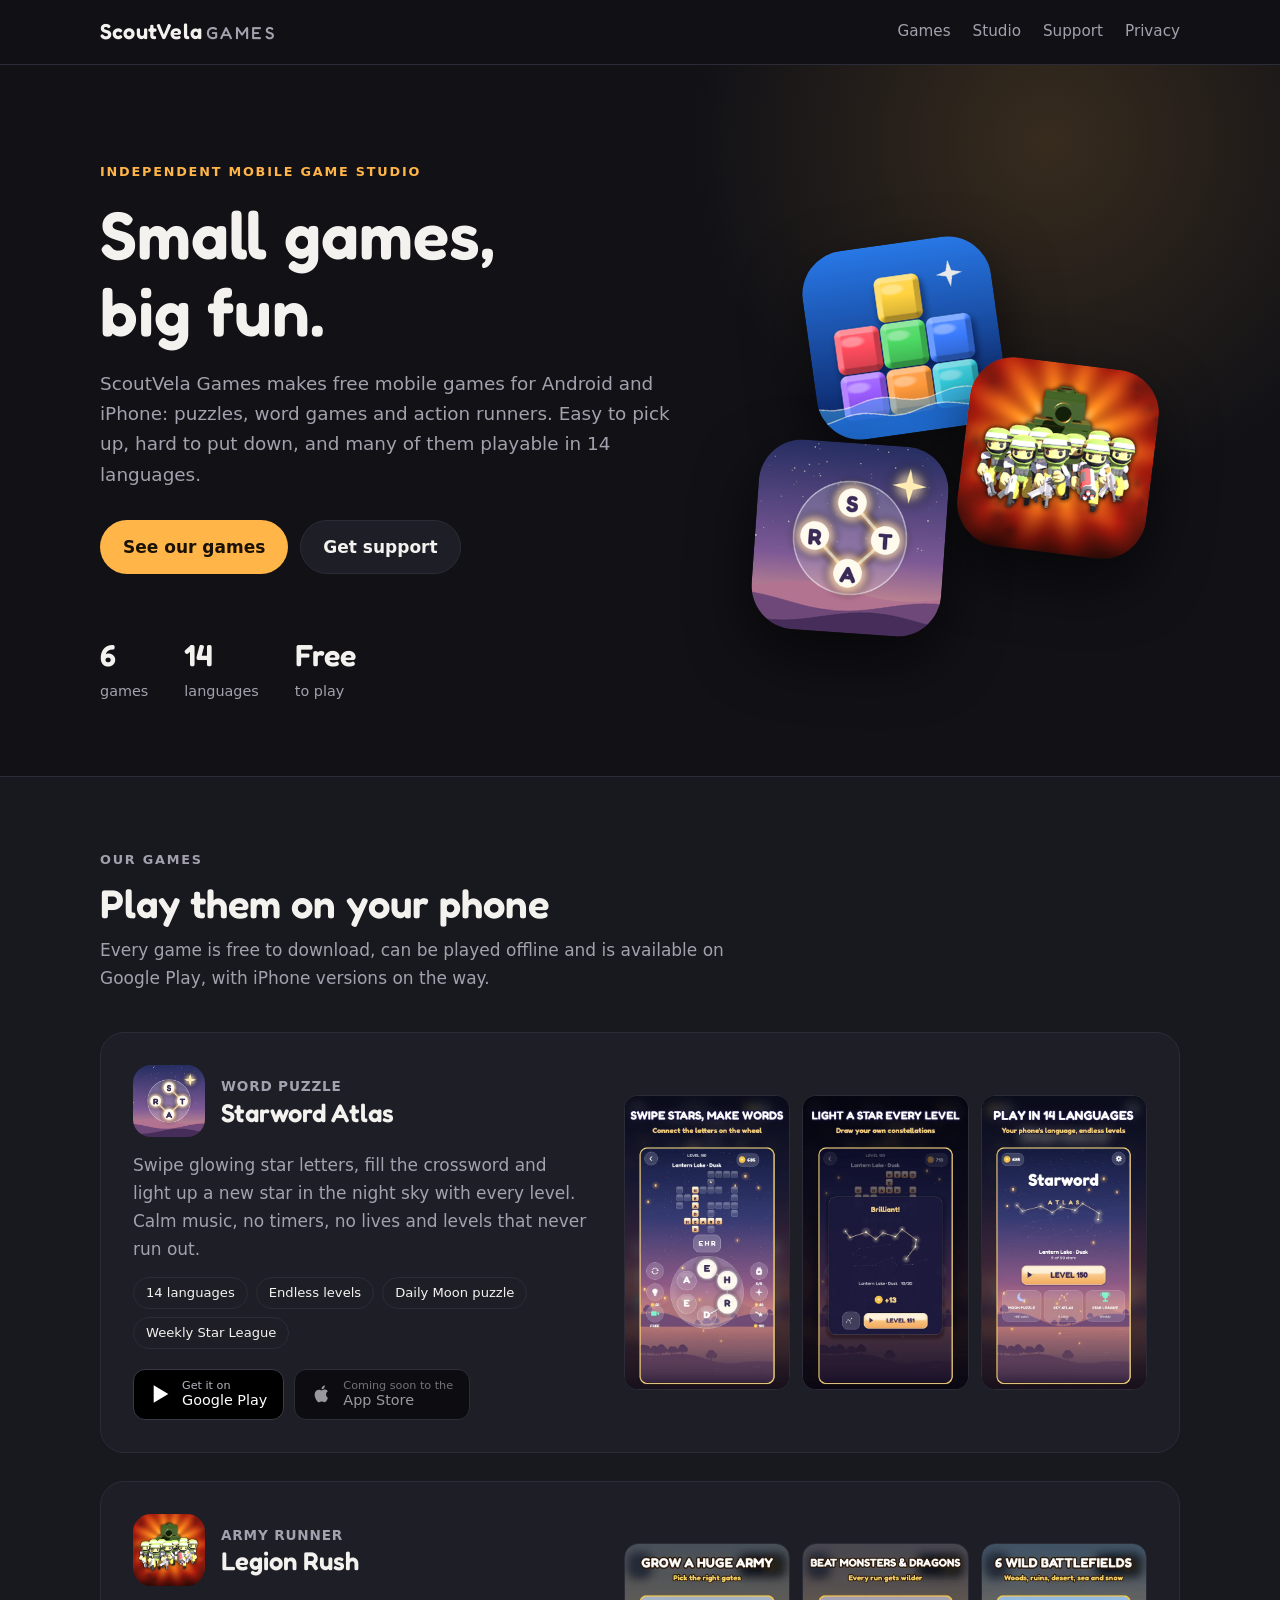
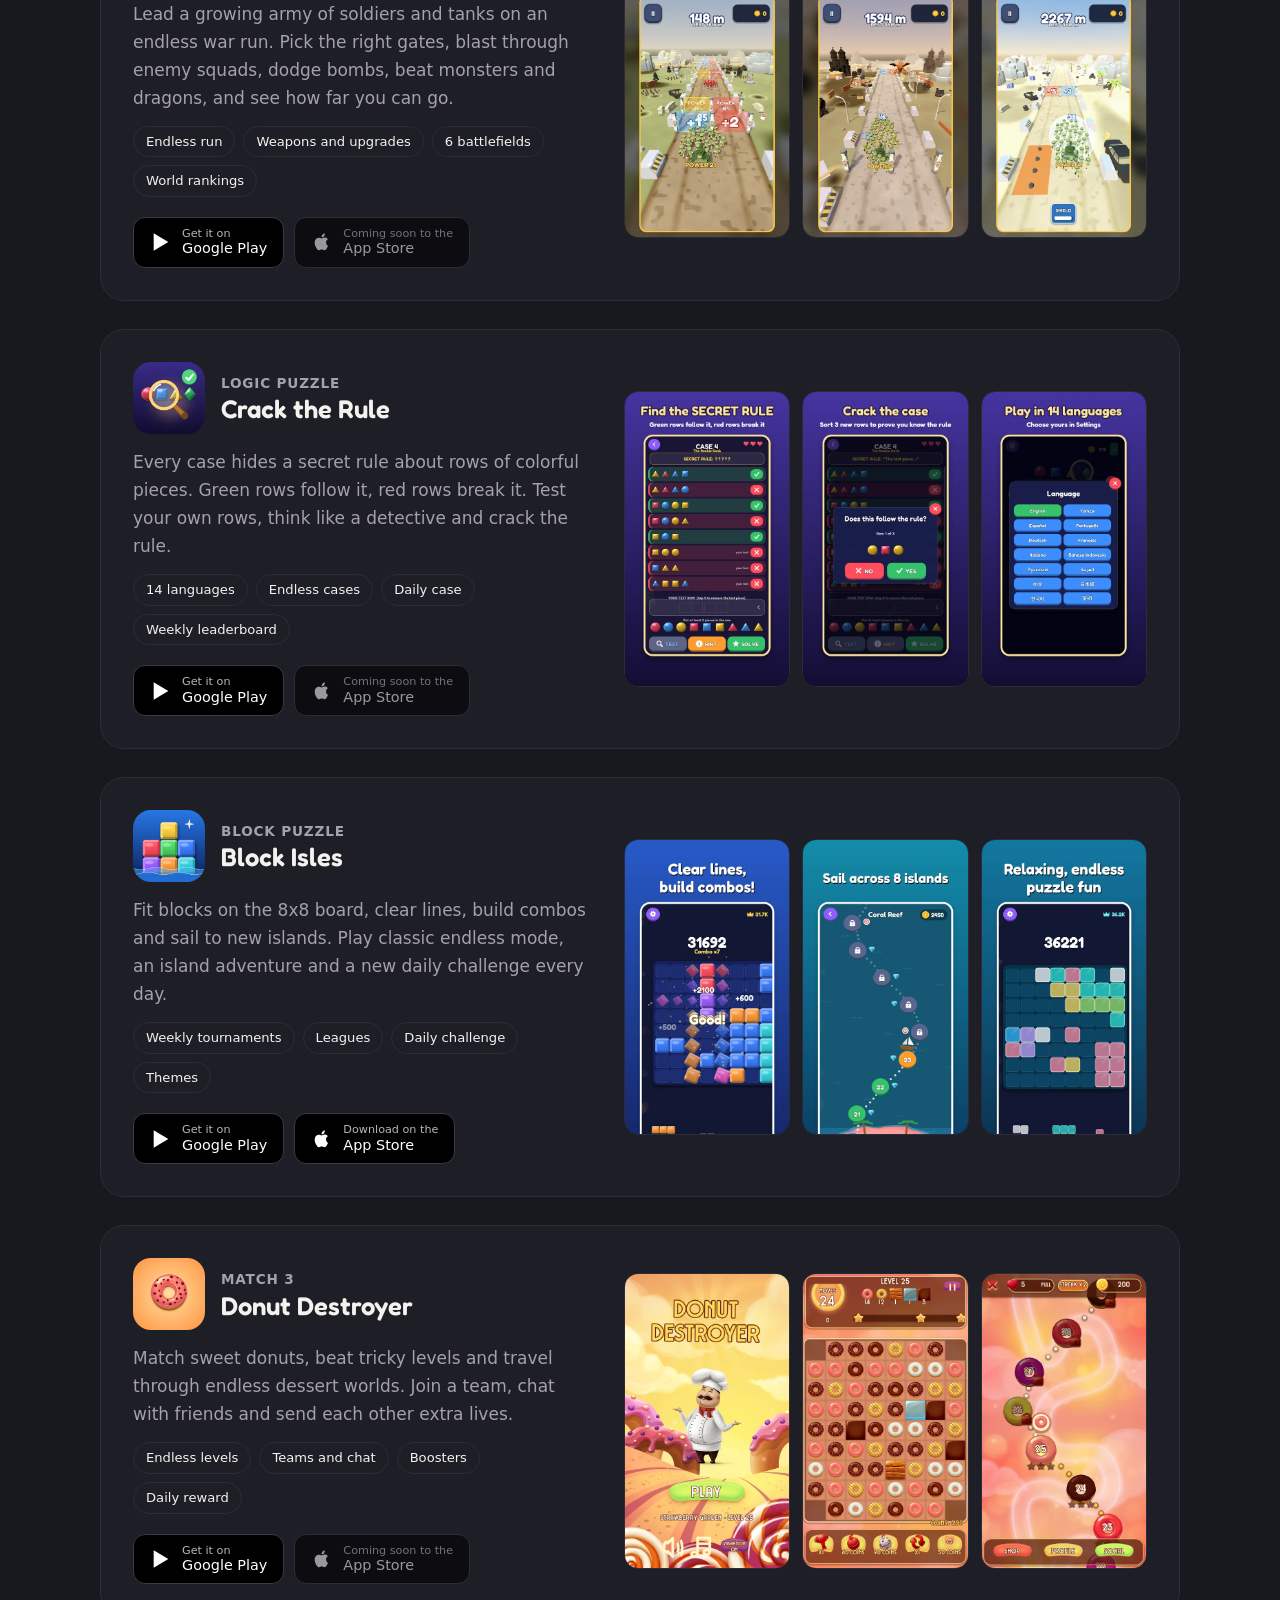
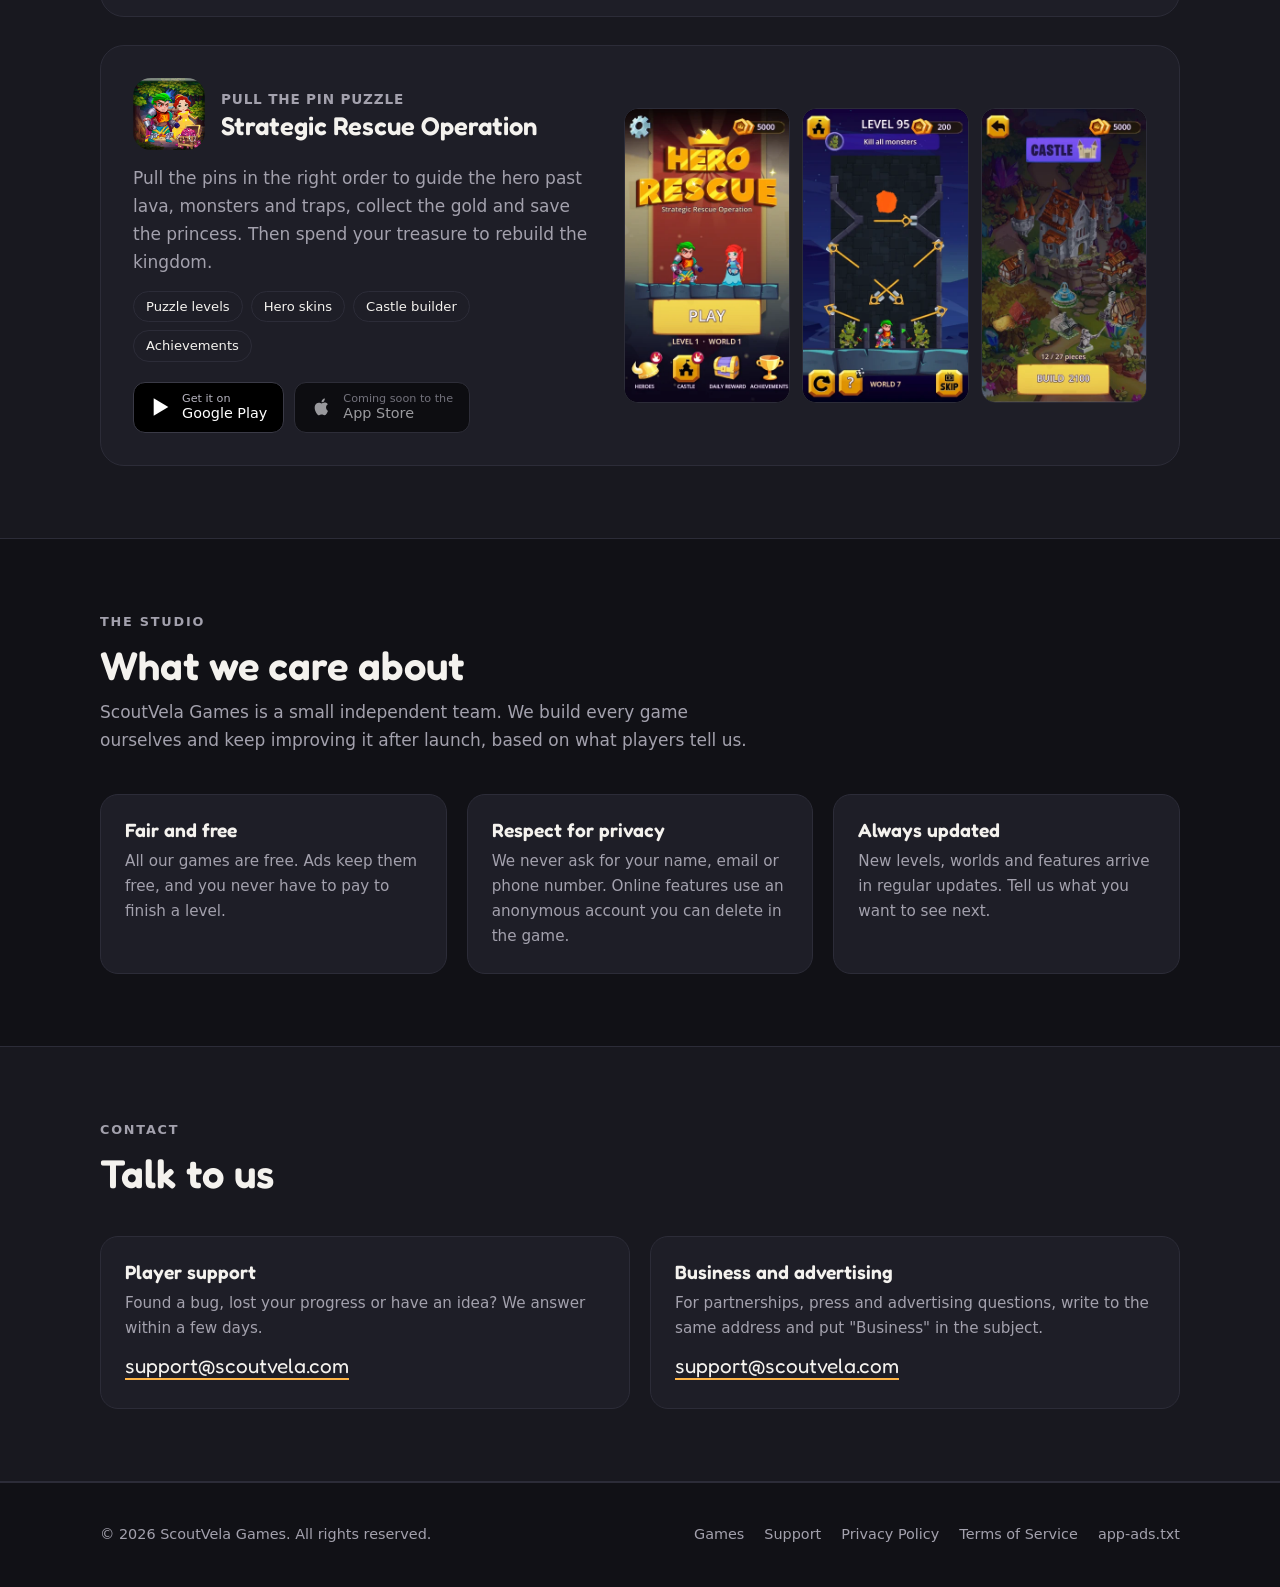
<file: index.html>
<!doctype html>
<html lang="en">
<head>
<meta charset="utf-8">
<meta name="viewport" content="width=device-width, initial-scale=1">
<title>ScoutVela Games</title>
<meta name="description" content="ScoutVela Games is an independent mobile game studio making free mobile games for Android and iPhone: Starword Atlas, Legion Rush, Crack the Rule, Block Isles, Donut Destroyer and Strategic Rescue Operation.">
<meta property="og:title" content="ScoutVela Games">
<meta property="og:description" content="Free mobile games for Android and iPhone.">
<meta property="og:image" content="assets/img/scoutvela-logo.png">
<meta name="theme-color" content="#111116">
<link rel="icon" href="assets/img/favicon.png">
<link rel="apple-touch-icon" href="assets/img/apple-touch-icon.png">
<link rel="stylesheet" href="assets/style.css">
</head>
<body>

<header class="top">
  <div class="wrap">
    <a class="brand" href="./">ScoutVela<span>GAMES</span></a>
    <nav class="nav">
      <a href="#games">Games</a>
      <a class="hide-sm" href="#studio">Studio</a>
      <a href="support.html">Support</a>
      <a href="privacy.html">Privacy</a>
    </nav>
  </div>
</header>

<main>
  <div class="hero">
    <div class="wrap hero-grid">
      <div>
      <p class="eyebrow">Independent mobile game studio</p>
      <h1>Small games, big fun.</h1>
      <p class="lead">ScoutVela Games makes free mobile games for Android and iPhone: puzzles, word games and action runners. Easy to pick up, hard to put down, and many of them playable in 14 languages.</p>
      <div class="cta">
        <a class="btn primary" href="#games">See our games</a>
        <a class="btn" href="support.html">Get support</a>
      </div>
      <div class="stats">
        <div><b>6</b><span>games</span></div>
        <div><b>14</b><span>languages</span></div>
        <div><b>Free</b><span>to play</span></div>
      </div>
      </div>
      <div class="hero-art" aria-hidden="true">
        <img class="a1" src="assets/img/icon-isles.png" alt="">
        <img class="a2" src="assets/img/icon-legion.png" alt="">
        <img class="a3" src="assets/img/icon-starword.png" alt="">
      </div>
    </div>
  </div>

  <section id="games" class="alt">
    <div class="wrap">
      <div class="section-head">
        <p class="eyebrow">Our games</p>
        <h2>Play them on your phone</h2>
        <p>Every game is free to download, can be played offline and is available on Google Play, with iPhone versions on the way.</p>
      </div>

      <div class="games">
        <article class="game star" id="starword-atlas">
          <div class="game-info">
            <div class="game-title">
              <img src="assets/img/icon-starword.png" alt="" width="72" height="72">
              <div>
                <p class="genre">Word puzzle</p>
                <h3>Starword Atlas</h3>
              </div>
            </div>
            <p>Swipe glowing star letters, fill the crossword and light up a new star in the night sky with every level. Calm music, no timers, no lives and levels that never run out.</p>
            <ul class="tags"><li>14 languages</li><li>Endless levels</li><li>Daily Moon puzzle</li><li>Weekly Star League</li></ul>
            <div class="stores">
              <a class="store" href="https://play.google.com/store/apps/details?id=com.scoutvela.starwordatlas" target="_blank" rel="noopener">
                <svg viewBox="0 0 24 24" aria-hidden="true"><path fill="currentColor" d="M4 2.5v19l16-9.5z"/></svg>
                <span><small>Get it on</small>Google Play</span>
              </a>
              <span class="store soon" aria-label="App Store, coming soon">
                <svg viewBox="0 0 24 24" aria-hidden="true"><path fill="currentColor" d="M16.4 12.6c0-2.4 2-3.5 2-3.6-1.1-1.6-2.8-1.8-3.4-1.8-1.4-.1-2.8.9-3.5.9s-1.8-.8-3-.8C7 7.3 5.6 8.2 4.8 9.6c-1.6 2.8-.4 6.9 1.2 9.1.8 1.1 1.7 2.3 2.8 2.3 1.1 0 1.6-.7 2.9-.7 1.4 0 1.7.7 2.9.7 1.2 0 2-1.1 2.7-2.2.9-1.3 1.2-2.5 1.2-2.6 0 0-2.1-.8-2.1-3.6zM14.2 5.6c.6-.8 1.1-1.8.9-2.8-.9 0-2 .6-2.6 1.4-.6.6-1.1 1.7-.9 2.7 1 .1 2-.5 2.6-1.3z"/></svg>
                <span><small>Coming soon to the</small>App Store</span>
              </span>
            </div>
          </div>
          <div class="shots">
            <img src="assets/img/starword-1.webp" alt="Starword Atlas word wheel and crossword" loading="lazy">
            <img src="assets/img/starword-2.webp" alt="Starword Atlas constellation" loading="lazy">
            <img src="assets/img/starword-3.webp" alt="Starword Atlas home screen" loading="lazy">
          </div>
        </article>

        <article class="game legion" id="legion-rush">
          <div class="game-info">
            <div class="game-title">
              <img src="assets/img/icon-legion.png" alt="" width="72" height="72">
              <div>
                <p class="genre">Army runner</p>
                <h3>Legion Rush</h3>
              </div>
            </div>
            <p>Lead a growing army of soldiers and tanks on an endless war run. Pick the right gates, blast through enemy squads, dodge bombs, beat monsters and dragons, and see how far you can go.</p>
            <ul class="tags"><li>Endless run</li><li>Weapons and upgrades</li><li>6 battlefields</li><li>World rankings</li></ul>
            <div class="stores">
              <a class="store" href="https://play.google.com/store/apps/details?id=com.scoutvela.legionrush" target="_blank" rel="noopener">
                <svg viewBox="0 0 24 24" aria-hidden="true"><path fill="currentColor" d="M4 2.5v19l16-9.5z"/></svg>
                <span><small>Get it on</small>Google Play</span>
              </a>
              <span class="store soon" aria-label="App Store, coming soon">
                <svg viewBox="0 0 24 24" aria-hidden="true"><path fill="currentColor" d="M16.4 12.6c0-2.4 2-3.5 2-3.6-1.1-1.6-2.8-1.8-3.4-1.8-1.4-.1-2.8.9-3.5.9s-1.8-.8-3-.8C7 7.3 5.6 8.2 4.8 9.6c-1.6 2.8-.4 6.9 1.2 9.1.8 1.1 1.7 2.3 2.8 2.3 1.1 0 1.6-.7 2.9-.7 1.4 0 1.7.7 2.9.7 1.2 0 2-1.1 2.7-2.2.9-1.3 1.2-2.5 1.2-2.6 0 0-2.1-.8-2.1-3.6zM14.2 5.6c.6-.8 1.1-1.8.9-2.8-.9 0-2 .6-2.6 1.4-.6.6-1.1 1.7-.9 2.7 1 .1 2-.5 2.6-1.3z"/></svg>
                <span><small>Coming soon to the</small>App Store</span>
              </span>
            </div>
          </div>
          <div class="shots">
            <img src="assets/img/legion-1.webp" alt="Legion Rush growing army" loading="lazy">
            <img src="assets/img/legion-2.webp" alt="Legion Rush monsters and dragons" loading="lazy">
            <img src="assets/img/legion-3.webp" alt="Legion Rush battlefield" loading="lazy">
          </div>
        </article>

        <article class="game crack" id="crack-the-rule">
          <div class="game-info">
            <div class="game-title">
              <img src="assets/img/icon-crack.png" alt="" width="72" height="72">
              <div>
                <p class="genre">Logic puzzle</p>
                <h3>Crack the Rule</h3>
              </div>
            </div>
            <p>Every case hides a secret rule about rows of colorful pieces. Green rows follow it, red rows break it. Test your own rows, think like a detective and crack the rule.</p>
            <ul class="tags"><li>14 languages</li><li>Endless cases</li><li>Daily case</li><li>Weekly leaderboard</li></ul>
            <div class="stores">
              <a class="store" href="https://play.google.com/store/apps/details?id=com.scoutvela.cracktherule" target="_blank" rel="noopener">
                <svg viewBox="0 0 24 24" aria-hidden="true"><path fill="currentColor" d="M4 2.5v19l16-9.5z"/></svg>
                <span><small>Get it on</small>Google Play</span>
              </a>
              <span class="store soon" aria-label="App Store, coming soon">
                <svg viewBox="0 0 24 24" aria-hidden="true"><path fill="currentColor" d="M16.4 12.6c0-2.4 2-3.5 2-3.6-1.1-1.6-2.8-1.8-3.4-1.8-1.4-.1-2.8.9-3.5.9s-1.8-.8-3-.8C7 7.3 5.6 8.2 4.8 9.6c-1.6 2.8-.4 6.9 1.2 9.1.8 1.1 1.7 2.3 2.8 2.3 1.1 0 1.6-.7 2.9-.7 1.4 0 1.7.7 2.9.7 1.2 0 2-1.1 2.7-2.2.9-1.3 1.2-2.5 1.2-2.6 0 0-2.1-.8-2.1-3.6zM14.2 5.6c.6-.8 1.1-1.8.9-2.8-.9 0-2 .6-2.6 1.4-.6.6-1.1 1.7-.9 2.7 1 .1 2-.5 2.6-1.3z"/></svg>
                <span><small>Coming soon to the</small>App Store</span>
              </span>
            </div>
          </div>
          <div class="shots">
            <img src="assets/img/crack-1.webp" alt="Crack the Rule case" loading="lazy">
            <img src="assets/img/crack-2.webp" alt="Crack the Rule solving a case" loading="lazy">
            <img src="assets/img/crack-3.webp" alt="Crack the Rule language picker" loading="lazy">
          </div>
        </article>

        <article class="game isles" id="block-isles">
          <div class="game-info">
            <div class="game-title">
              <img src="assets/img/icon-isles.png" alt="" width="72" height="72">
              <div>
                <p class="genre">Block puzzle</p>
                <h3>Block Isles</h3>
              </div>
            </div>
            <p>Fit blocks on the 8x8 board, clear lines, build combos and sail to new islands. Play classic endless mode, an island adventure and a new daily challenge every day.</p>
            <ul class="tags"><li>Weekly tournaments</li><li>Leagues</li><li>Daily challenge</li><li>Themes</li></ul>
            <div class="stores">
              <a class="store" href="https://play.google.com/store/apps/details?id=com.scoutvela.blockisles" target="_blank" rel="noopener">
                <svg viewBox="0 0 24 24" aria-hidden="true"><path fill="currentColor" d="M4 2.5v19l16-9.5z"/></svg>
                <span><small>Get it on</small>Google Play</span>
              </a>
              <a class="store" href="https://apps.apple.com/app/id6827424911" target="_blank" rel="noopener">
                <svg viewBox="0 0 24 24" aria-hidden="true"><path fill="currentColor" d="M16.4 12.6c0-2.4 2-3.5 2-3.6-1.1-1.6-2.8-1.8-3.4-1.8-1.4-.1-2.8.9-3.5.9s-1.8-.8-3-.8C7 7.3 5.6 8.2 4.8 9.6c-1.6 2.8-.4 6.9 1.2 9.1.8 1.1 1.7 2.3 2.8 2.3 1.1 0 1.6-.7 2.9-.7 1.4 0 1.7.7 2.9.7 1.2 0 2-1.1 2.7-2.2.9-1.3 1.2-2.5 1.2-2.6 0 0-2.1-.8-2.1-3.6zM14.2 5.6c.6-.8 1.1-1.8.9-2.8-.9 0-2 .6-2.6 1.4-.6.6-1.1 1.7-.9 2.7 1 .1 2-.5 2.6-1.3z"/></svg>
                <span><small>Download on the</small>App Store</span>
              </a>
            </div>
          </div>
          <div class="shots">
            <img src="assets/img/isles-1.webp" alt="Block Isles classic mode" loading="lazy">
            <img src="assets/img/isles-2.webp" alt="Block Isles island map" loading="lazy">
            <img src="assets/img/isles-3.webp" alt="Block Isles theme" loading="lazy">
          </div>
        </article>

        <article class="game donut" id="donut-destroyer">
          <div class="game-info">
            <div class="game-title">
              <img src="assets/img/icon-donut.png" alt="" width="72" height="72">
              <div>
                <p class="genre">Match 3</p>
                <h3>Donut Destroyer</h3>
              </div>
            </div>
            <p>Match sweet donuts, beat tricky levels and travel through endless dessert worlds. Join a team, chat with friends and send each other extra lives.</p>
            <ul class="tags"><li>Endless levels</li><li>Teams and chat</li><li>Boosters</li><li>Daily reward</li></ul>
            <div class="stores">
              <a class="store" href="https://play.google.com/store/apps/details?id=com.MBAGameOffice.StandalonePairing" target="_blank" rel="noopener">
                <svg viewBox="0 0 24 24" aria-hidden="true"><path fill="currentColor" d="M4 2.5v19l16-9.5z"/></svg>
                <span><small>Get it on</small>Google Play</span>
              </a>
              <span class="store soon" aria-label="App Store, coming soon">
                <svg viewBox="0 0 24 24" aria-hidden="true"><path fill="currentColor" d="M16.4 12.6c0-2.4 2-3.5 2-3.6-1.1-1.6-2.8-1.8-3.4-1.8-1.4-.1-2.8.9-3.5.9s-1.8-.8-3-.8C7 7.3 5.6 8.2 4.8 9.6c-1.6 2.8-.4 6.9 1.2 9.1.8 1.1 1.7 2.3 2.8 2.3 1.1 0 1.6-.7 2.9-.7 1.4 0 1.7.7 2.9.7 1.2 0 2-1.1 2.7-2.2.9-1.3 1.2-2.5 1.2-2.6 0 0-2.1-.8-2.1-3.6zM14.2 5.6c.6-.8 1.1-1.8.9-2.8-.9 0-2 .6-2.6 1.4-.6.6-1.1 1.7-.9 2.7 1 .1 2-.5 2.6-1.3z"/></svg>
                <span><small>Coming soon to the</small>App Store</span>
              </span>
            </div>
          </div>
          <div class="shots">
            <img src="assets/img/donut-1.webp" alt="Donut Destroyer main menu" loading="lazy">
            <img src="assets/img/donut-2.webp" alt="Donut Destroyer level" loading="lazy">
            <img src="assets/img/donut-3.webp" alt="Donut Destroyer world map" loading="lazy">
          </div>
        </article>

        <article class="game rescue" id="strategic-rescue">
          <div class="game-info">
            <div class="game-title">
              <img src="assets/img/icon-rescue.png" alt="" width="72" height="72">
              <div>
                <p class="genre">Pull the pin puzzle</p>
                <h3>Strategic Rescue Operation</h3>
              </div>
            </div>
            <p>Pull the pins in the right order to guide the hero past lava, monsters and traps, collect the gold and save the princess. Then spend your treasure to rebuild the kingdom.</p>
            <ul class="tags"><li>Puzzle levels</li><li>Hero skins</li><li>Castle builder</li><li>Achievements</li></ul>
            <div class="stores">
              <a class="store" href="https://play.google.com/store/apps/details?id=com.MBAGameOffice.StrategicRescueOperation" target="_blank" rel="noopener">
                <svg viewBox="0 0 24 24" aria-hidden="true"><path fill="currentColor" d="M4 2.5v19l16-9.5z"/></svg>
                <span><small>Get it on</small>Google Play</span>
              </a>
              <span class="store soon" aria-label="App Store, coming soon">
                <svg viewBox="0 0 24 24" aria-hidden="true"><path fill="currentColor" d="M16.4 12.6c0-2.4 2-3.5 2-3.6-1.1-1.6-2.8-1.8-3.4-1.8-1.4-.1-2.8.9-3.5.9s-1.8-.8-3-.8C7 7.3 5.6 8.2 4.8 9.6c-1.6 2.8-.4 6.9 1.2 9.1.8 1.1 1.7 2.3 2.8 2.3 1.1 0 1.6-.7 2.9-.7 1.4 0 1.7.7 2.9.7 1.2 0 2-1.1 2.7-2.2.9-1.3 1.2-2.5 1.2-2.6 0 0-2.1-.8-2.1-3.6zM14.2 5.6c.6-.8 1.1-1.8.9-2.8-.9 0-2 .6-2.6 1.4-.6.6-1.1 1.7-.9 2.7 1 .1 2-.5 2.6-1.3z"/></svg>
                <span><small>Coming soon to the</small>App Store</span>
              </span>
            </div>
          </div>
          <div class="shots">
            <img src="assets/img/rescue-1.webp" alt="Strategic Rescue Operation main menu" loading="lazy">
            <img src="assets/img/rescue-2.webp" alt="Strategic Rescue Operation level" loading="lazy">
            <img src="assets/img/rescue-3.webp" alt="Strategic Rescue Operation castle" loading="lazy">
          </div>
        </article>
      </div>
    </div>
  </section>

  <section id="studio">
    <div class="wrap">
      <div class="section-head">
        <p class="eyebrow">The studio</p>
        <h2>What we care about</h2>
        <p>ScoutVela Games is a small independent team. We build every game ourselves and keep improving it after launch, based on what players tell us.</p>
      </div>
      <div class="values">
        <div class="value">
          <h3>Fair and free</h3>
          <p>All our games are free. Ads keep them free, and you never have to pay to finish a level.</p>
        </div>
        <div class="value">
          <h3>Respect for privacy</h3>
          <p>We never ask for your name, email or phone number. Online features use an anonymous account you can delete in the game.</p>
        </div>
        <div class="value">
          <h3>Always updated</h3>
          <p>New levels, worlds and features arrive in regular updates. Tell us what you want to see next.</p>
        </div>
      </div>
    </div>
  </section>

  <section id="contact" class="alt">
    <div class="wrap">
      <div class="section-head">
        <p class="eyebrow">Contact</p>
        <h2>Talk to us</h2>
      </div>
      <div class="contact">
        <div class="value">
          <h3>Player support</h3>
          <p>Found a bug, lost your progress or have an idea? We answer within a few days.</p>
          <p><a class="mail" href="mailto:support@scoutvela.com">support@scoutvela.com</a></p>
        </div>
        <div class="value">
          <h3>Business and advertising</h3>
          <p>For partnerships, press and advertising questions, write to the same address and put "Business" in the subject.</p>
          <p><a class="mail" href="mailto:support@scoutvela.com?subject=Business">support@scoutvela.com</a></p>
        </div>
      </div>
    </div>
  </section>
</main>

<footer>
  <div class="wrap">
    <p>© 2026 ScoutVela Games. All rights reserved.</p>
    <nav>
      <a href="#games">Games</a>
      <a href="support.html">Support</a>
      <a href="privacy.html">Privacy Policy</a>
      <a href="terms.html">Terms of Service</a>
      <a href="app-ads.txt">app-ads.txt</a>
    </nav>
  </div>
</footer>

</body>
</html>
</file>
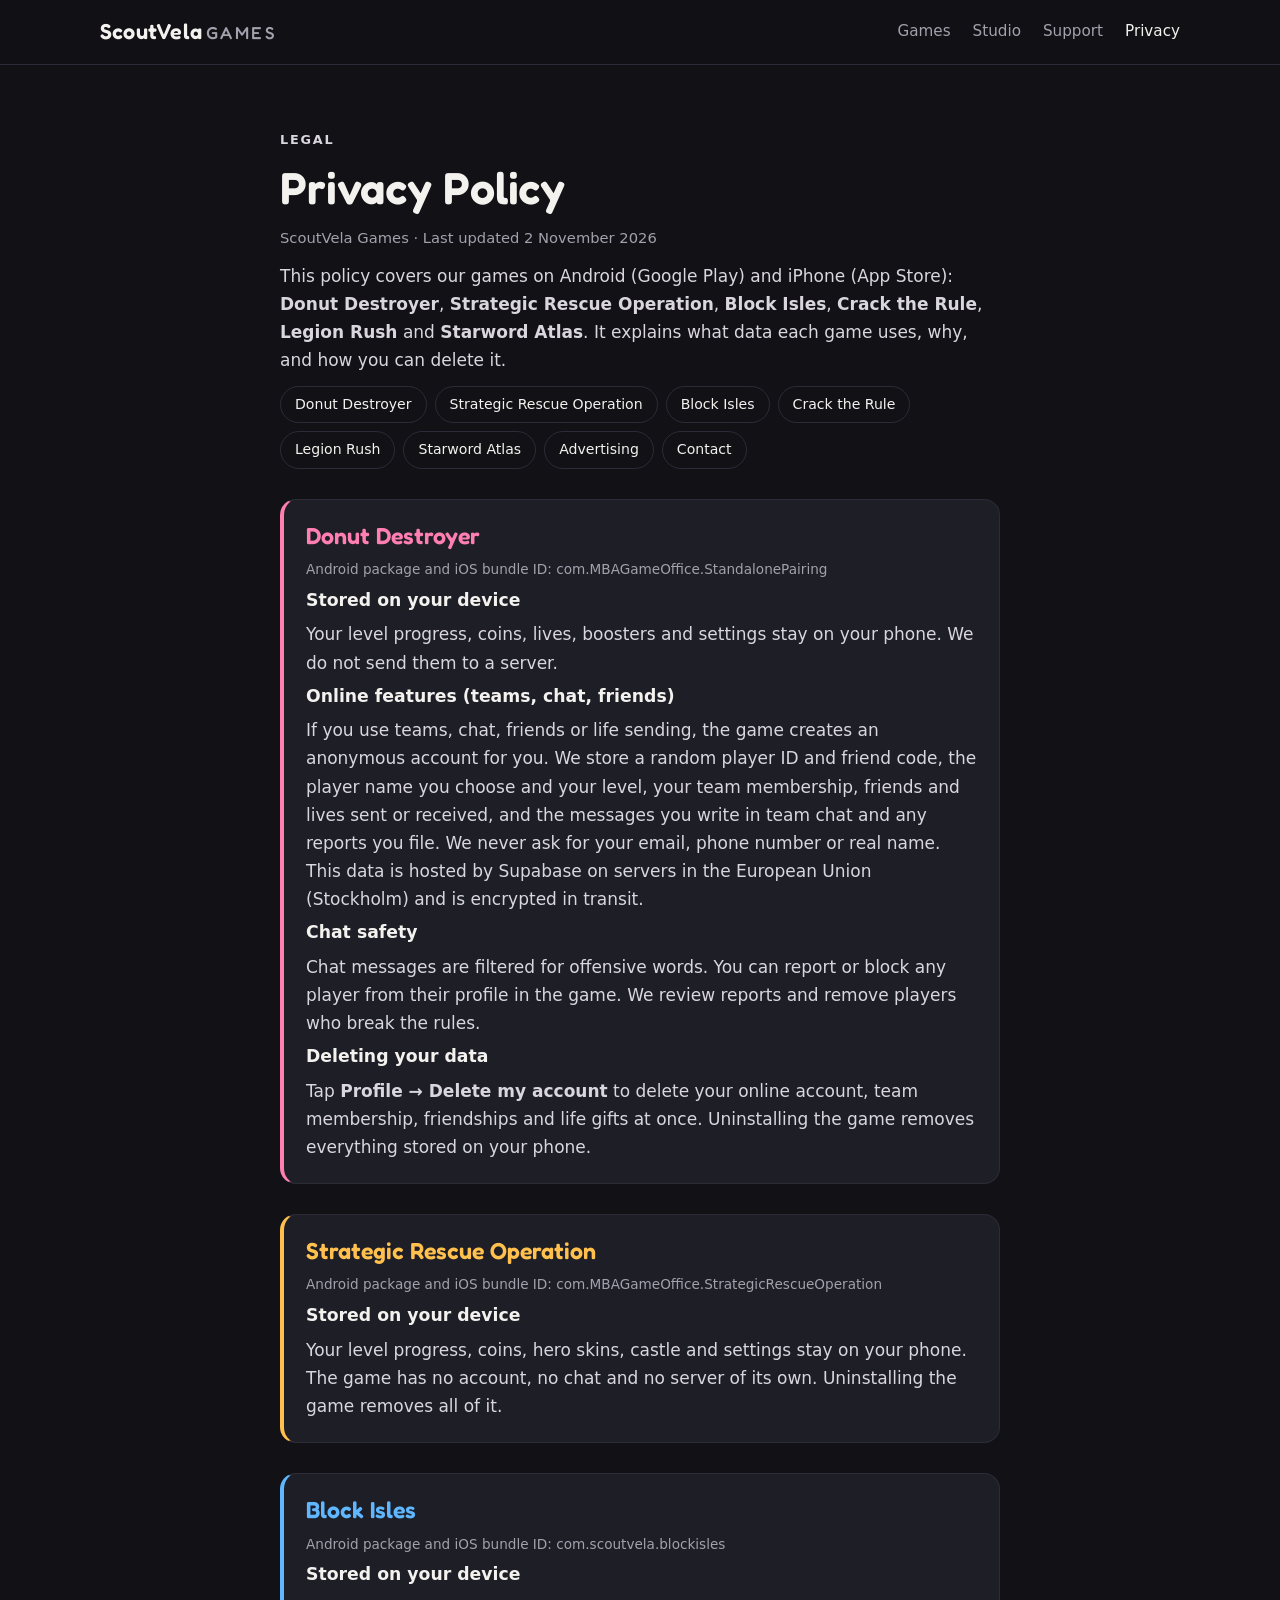
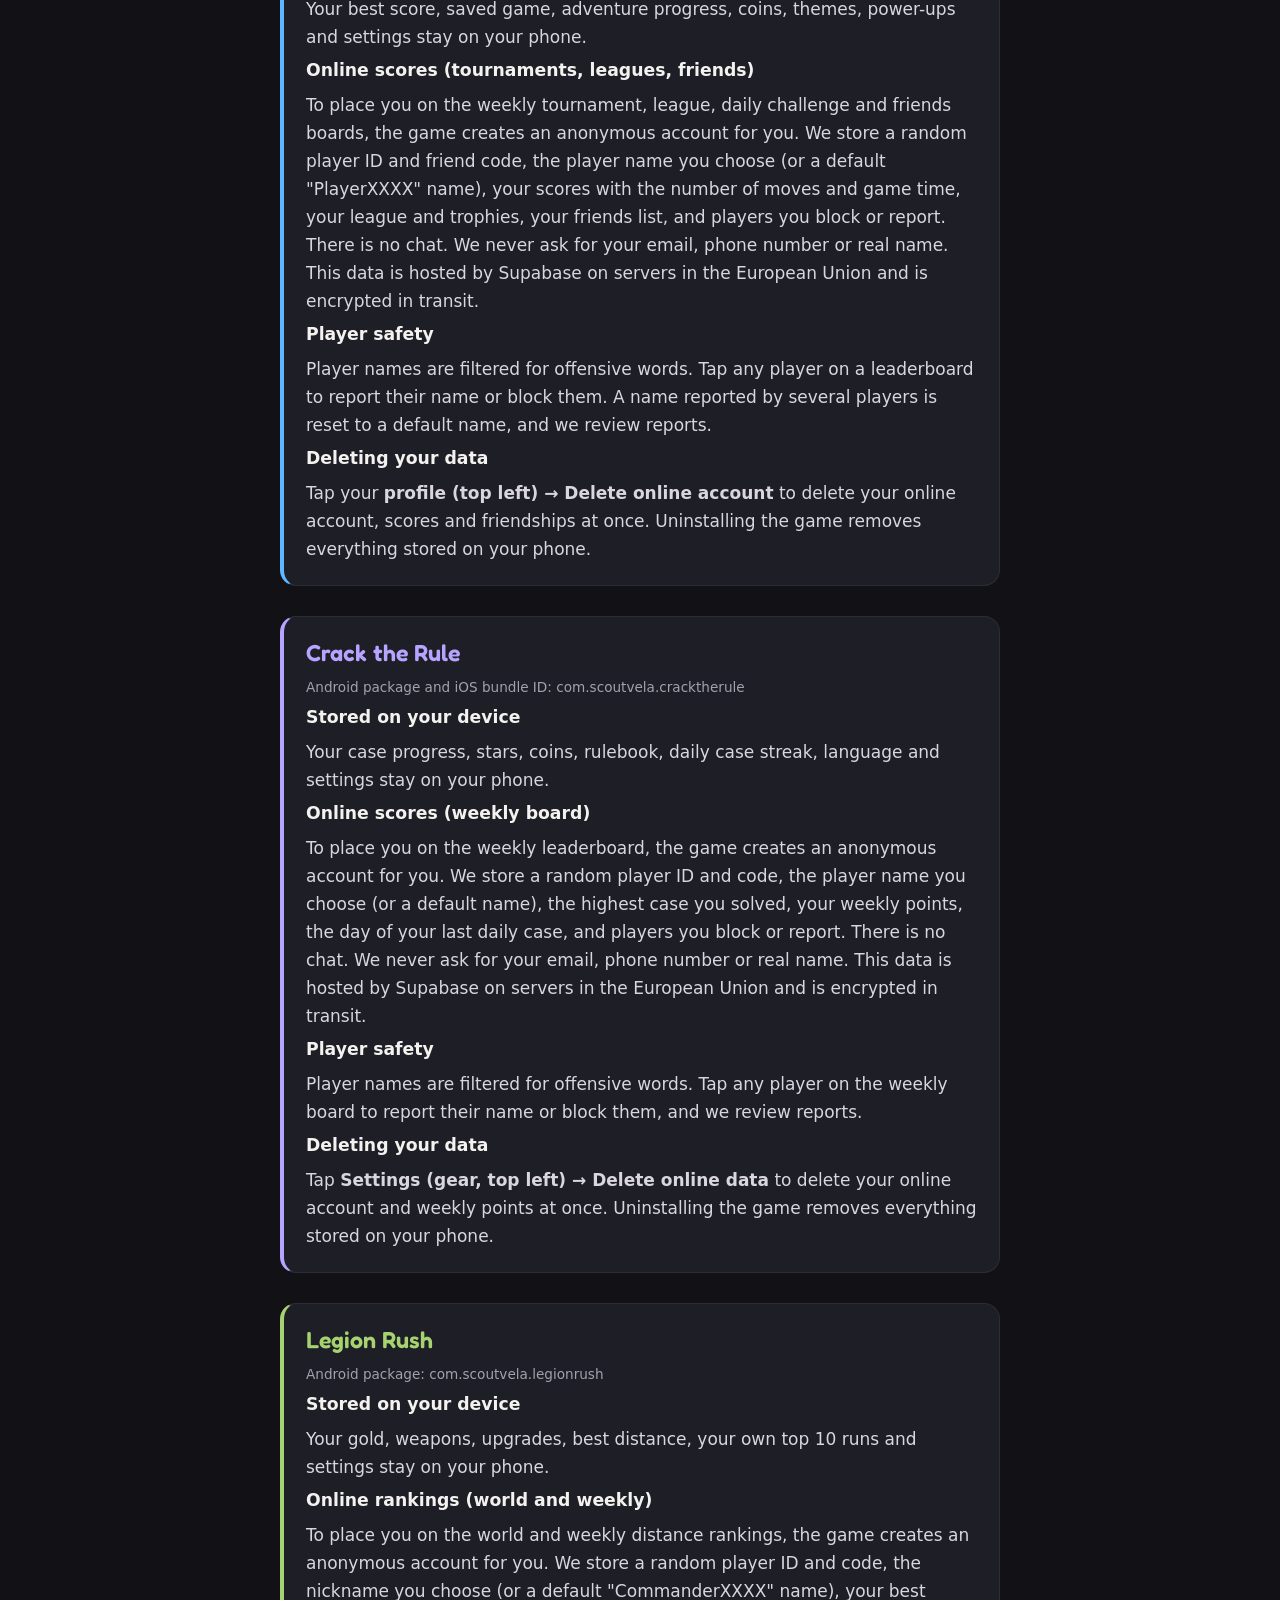
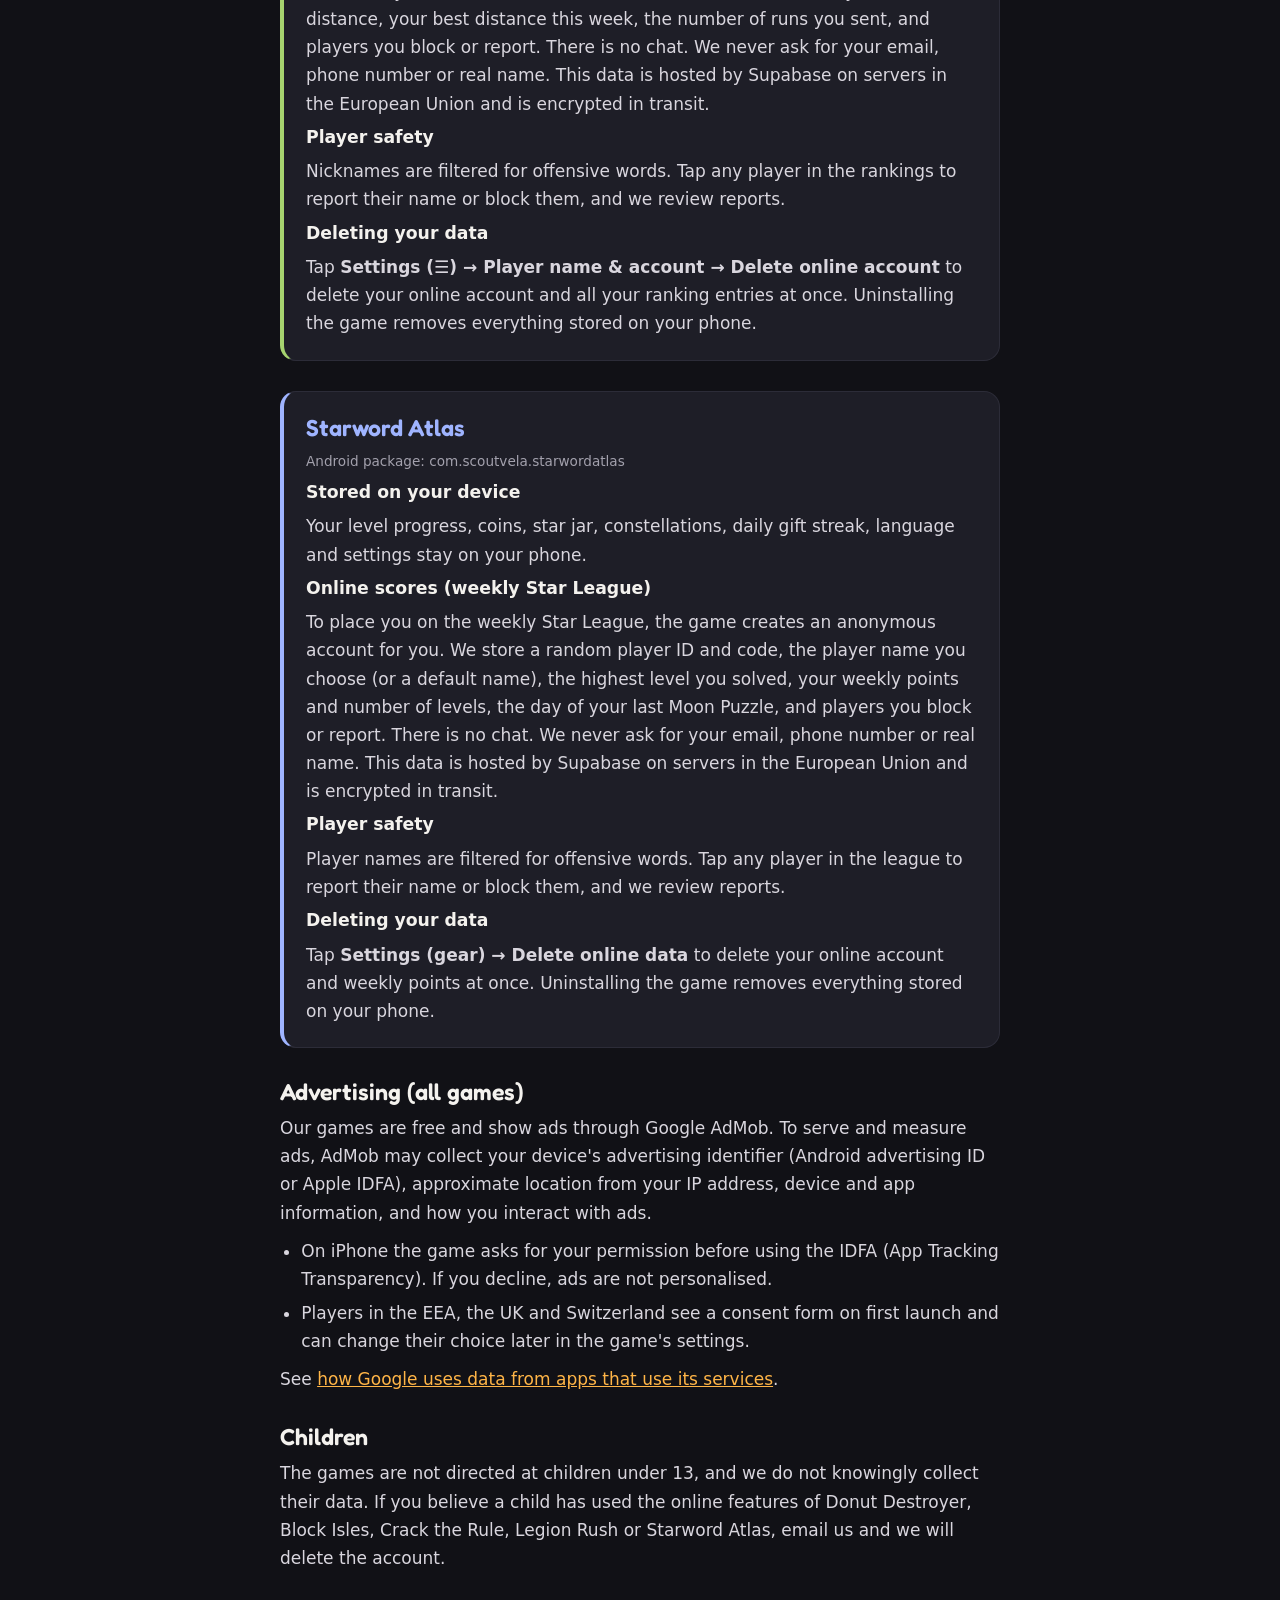
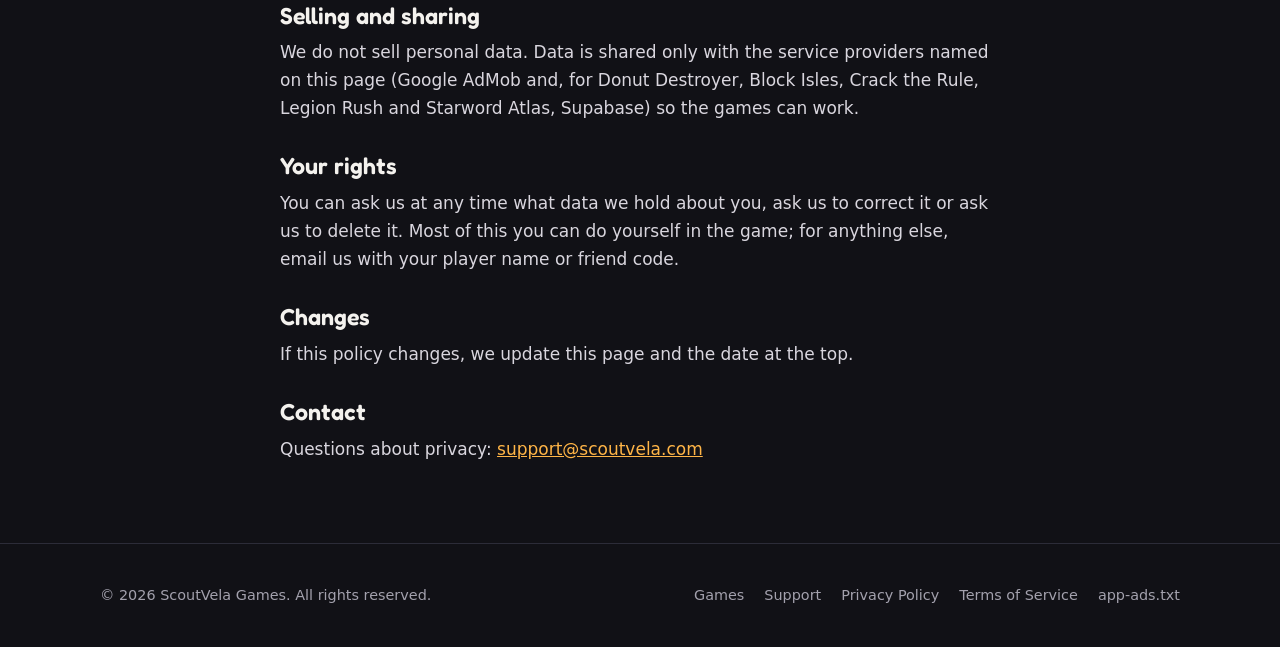
<file: privacy.html>
<!doctype html>
<html lang="en">
<head>
<meta charset="utf-8">
<meta name="viewport" content="width=device-width, initial-scale=1">
<title>Privacy Policy · ScoutVela Games</title>
<meta name="description" content="Privacy policy for Donut Destroyer, Strategic Rescue Operation and Block Isles by ScoutVela Games.">
<meta property="og:title" content="ScoutVela Games">
<meta property="og:description" content="Free mobile games for Android and iPhone.">
<meta property="og:image" content="assets/img/scoutvela-logo.png">
<meta name="theme-color" content="#111116">
<link rel="icon" href="assets/img/favicon.png">
<link rel="apple-touch-icon" href="assets/img/apple-touch-icon.png">
<link rel="stylesheet" href="assets/style.css">
</head>
<body>

<header class="top">
  <div class="wrap">
    <a class="brand" href="./">ScoutVela<span>GAMES</span></a>
    <nav class="nav">
      <a href="./#games">Games</a>
      <a class="hide-sm" href="./#studio">Studio</a>
      <a href="support.html">Support</a>
      <a href="privacy.html" aria-current="page">Privacy</a>
    </nav>
  </div>
</header>

<main class="doc">
  <header style="display:flex;flex-direction:column;gap:12px">
    <p class="eyebrow">Legal</p>
    <h1>Privacy Policy</h1>
    <p class="meta">ScoutVela Games · Last updated 2 November 2026</p>
    <p>This policy covers our games on Android (Google Play) and iPhone (App Store): <strong>Donut Destroyer</strong>, <strong>Strategic Rescue Operation</strong>, <strong>Block Isles</strong>, <strong>Crack the Rule</strong>, <strong>Legion Rush</strong> and <strong>Starword Atlas</strong>. It explains what data each game uses, why, and how you can delete it.</p>
    <nav class="toc" aria-label="Jump to">
      <a href="#donut">Donut Destroyer</a>
      <a href="#rescue">Strategic Rescue Operation</a>
      <a href="#blockisles">Block Isles</a>
      <a href="#cracktherule">Crack the Rule</a>
      <a href="#legionrush">Legion Rush</a>
      <a href="#starwordatlas">Starword Atlas</a>
      <a href="#ads">Advertising</a>
      <a href="#contact">Contact</a>
    </nav>
  </header>

  <div class="card donut" id="donut">
    <h2>Donut Destroyer</h2>
    <p class="ids">Android package and iOS bundle ID: com.MBAGameOffice.StandalonePairing</p>
    <h3>Stored on your device</h3>
    <p>Your level progress, coins, lives, boosters and settings stay on your phone. We do not send them to a server.</p>
    <h3>Online features (teams, chat, friends)</h3>
    <p>If you use teams, chat, friends or life sending, the game creates an anonymous account for you. We store a random player ID and friend code, the player name you choose and your level, your team membership, friends and lives sent or received, and the messages you write in team chat and any reports you file. We never ask for your email, phone number or real name. This data is hosted by Supabase on servers in the European Union (Stockholm) and is encrypted in transit.</p>
    <h3>Chat safety</h3>
    <p>Chat messages are filtered for offensive words. You can report or block any player from their profile in the game. We review reports and remove players who break the rules.</p>
    <h3>Deleting your data</h3>
    <p>Tap <strong>Profile → Delete my account</strong> to delete your online account, team membership, friendships and life gifts at once. Uninstalling the game removes everything stored on your phone.</p>
  </div>

  <div class="card rescue" id="rescue">
    <h2>Strategic Rescue Operation</h2>
    <p class="ids">Android package and iOS bundle ID: com.MBAGameOffice.StrategicRescueOperation</p>
    <h3>Stored on your device</h3>
    <p>Your level progress, coins, hero skins, castle and settings stay on your phone. The game has no account, no chat and no server of its own. Uninstalling the game removes all of it.</p>
  </div>

  <div class="card isles" id="blockisles">
    <h2>Block Isles</h2>
    <p class="ids">Android package and iOS bundle ID: com.scoutvela.blockisles</p>
    <h3>Stored on your device</h3>
    <p>Your best score, saved game, adventure progress, coins, themes, power-ups and settings stay on your phone.</p>
    <h3>Online scores (tournaments, leagues, friends)</h3>
    <p>To place you on the weekly tournament, league, daily challenge and friends boards, the game creates an anonymous account for you. We store a random player ID and friend code, the player name you choose (or a default "PlayerXXXX" name), your scores with the number of moves and game time, your league and trophies, your friends list, and players you block or report. There is no chat. We never ask for your email, phone number or real name. This data is hosted by Supabase on servers in the European Union and is encrypted in transit.</p>
    <h3>Player safety</h3>
    <p>Player names are filtered for offensive words. Tap any player on a leaderboard to report their name or block them. A name reported by several players is reset to a default name, and we review reports.</p>
    <h3>Deleting your data</h3>
    <p>Tap your <strong>profile (top left) → Delete online account</strong> to delete your online account, scores and friendships at once. Uninstalling the game removes everything stored on your phone.</p>
  </div>

  <div class="card crack" id="cracktherule">
    <h2>Crack the Rule</h2>
    <p class="ids">Android package and iOS bundle ID: com.scoutvela.cracktherule</p>
    <h3>Stored on your device</h3>
    <p>Your case progress, stars, coins, rulebook, daily case streak, language and settings stay on your phone.</p>
    <h3>Online scores (weekly board)</h3>
    <p>To place you on the weekly leaderboard, the game creates an anonymous account for you. We store a random player ID and code, the player name you choose (or a default name), the highest case you solved, your weekly points, the day of your last daily case, and players you block or report. There is no chat. We never ask for your email, phone number or real name. This data is hosted by Supabase on servers in the European Union and is encrypted in transit.</p>
    <h3>Player safety</h3>
    <p>Player names are filtered for offensive words. Tap any player on the weekly board to report their name or block them, and we review reports.</p>
    <h3>Deleting your data</h3>
    <p>Tap <strong>Settings (gear, top left) → Delete online data</strong> to delete your online account and weekly points at once. Uninstalling the game removes everything stored on your phone.</p>
  </div>

  <div class="card legion" id="legionrush">
    <h2>Legion Rush</h2>
    <p class="ids">Android package: com.scoutvela.legionrush</p>
    <h3>Stored on your device</h3>
    <p>Your gold, weapons, upgrades, best distance, your own top 10 runs and settings stay on your phone.</p>
    <h3>Online rankings (world and weekly)</h3>
    <p>To place you on the world and weekly distance rankings, the game creates an anonymous account for you. We store a random player ID and code, the nickname you choose (or a default "CommanderXXXX" name), your best distance, your best distance this week, the number of runs you sent, and players you block or report. There is no chat. We never ask for your email, phone number or real name. This data is hosted by Supabase on servers in the European Union and is encrypted in transit.</p>
    <h3>Player safety</h3>
    <p>Nicknames are filtered for offensive words. Tap any player in the rankings to report their name or block them, and we review reports.</p>
    <h3>Deleting your data</h3>
    <p>Tap <strong>Settings (☰) → Player name &amp; account → Delete online account</strong> to delete your online account and all your ranking entries at once. Uninstalling the game removes everything stored on your phone.</p>
  </div>

  <div class="card star" id="starwordatlas">
    <h2>Starword Atlas</h2>
    <p class="ids">Android package: com.scoutvela.starwordatlas</p>
    <h3>Stored on your device</h3>
    <p>Your level progress, coins, star jar, constellations, daily gift streak, language and settings stay on your phone.</p>
    <h3>Online scores (weekly Star League)</h3>
    <p>To place you on the weekly Star League, the game creates an anonymous account for you. We store a random player ID and code, the player name you choose (or a default name), the highest level you solved, your weekly points and number of levels, the day of your last Moon Puzzle, and players you block or report. There is no chat. We never ask for your email, phone number or real name. This data is hosted by Supabase on servers in the European Union and is encrypted in transit.</p>
    <h3>Player safety</h3>
    <p>Player names are filtered for offensive words. Tap any player in the league to report their name or block them, and we review reports.</p>
    <h3>Deleting your data</h3>
    <p>Tap <strong>Settings (gear) → Delete online data</strong> to delete your online account and weekly points at once. Uninstalling the game removes everything stored on your phone.</p>
  </div>

  <section id="ads">
    <h2>Advertising (all games)</h2>
    <p>Our games are free and show ads through Google AdMob. To serve and measure ads, AdMob may collect your device's advertising identifier (Android advertising ID or Apple IDFA), approximate location from your IP address, device and app information, and how you interact with ads.</p>
    <ul>
      <li>On iPhone the game asks for your permission before using the IDFA (App Tracking Transparency). If you decline, ads are not personalised.</li>
      <li>Players in the EEA, the UK and Switzerland see a consent form on first launch and can change their choice later in the game's settings.</li>
    </ul>
    <p>See <a href="https://policies.google.com/technologies/partner-sites" target="_blank" rel="noopener">how Google uses data from apps that use its services</a>.</p>
  </section>

  <section id="children">
    <h2>Children</h2>
    <p>The games are not directed at children under 13, and we do not knowingly collect their data. If you believe a child has used the online features of Donut Destroyer, Block Isles, Crack the Rule, Legion Rush or Starword Atlas, email us and we will delete the account.</p>
  </section>

  <section id="sharing">
    <h2>Selling and sharing</h2>
    <p>We do not sell personal data. Data is shared only with the service providers named on this page (Google AdMob and, for Donut Destroyer, Block Isles, Crack the Rule, Legion Rush and Starword Atlas, Supabase) so the games can work.</p>
  </section>

  <section id="rights">
    <h2>Your rights</h2>
    <p>You can ask us at any time what data we hold about you, ask us to correct it or ask us to delete it. Most of this you can do yourself in the game; for anything else, email us with your player name or friend code.</p>
  </section>

  <section id="changes">
    <h2>Changes</h2>
    <p>If this policy changes, we update this page and the date at the top.</p>
  </section>

  <section id="contact">
    <h2>Contact</h2>
    <p>Questions about privacy: <a href="mailto:support@scoutvela.com">support@scoutvela.com</a></p>
  </section>
</main>

<footer>
  <div class="wrap">
    <p>© 2026 ScoutVela Games. All rights reserved.</p>
    <nav>
      <a href="./#games">Games</a>
      <a href="support.html">Support</a>
      <a href="privacy.html">Privacy Policy</a>
      <a href="terms.html">Terms of Service</a>
      <a href="app-ads.txt">app-ads.txt</a>
    </nav>
  </div>
</footer>

</body>
</html>
</file>
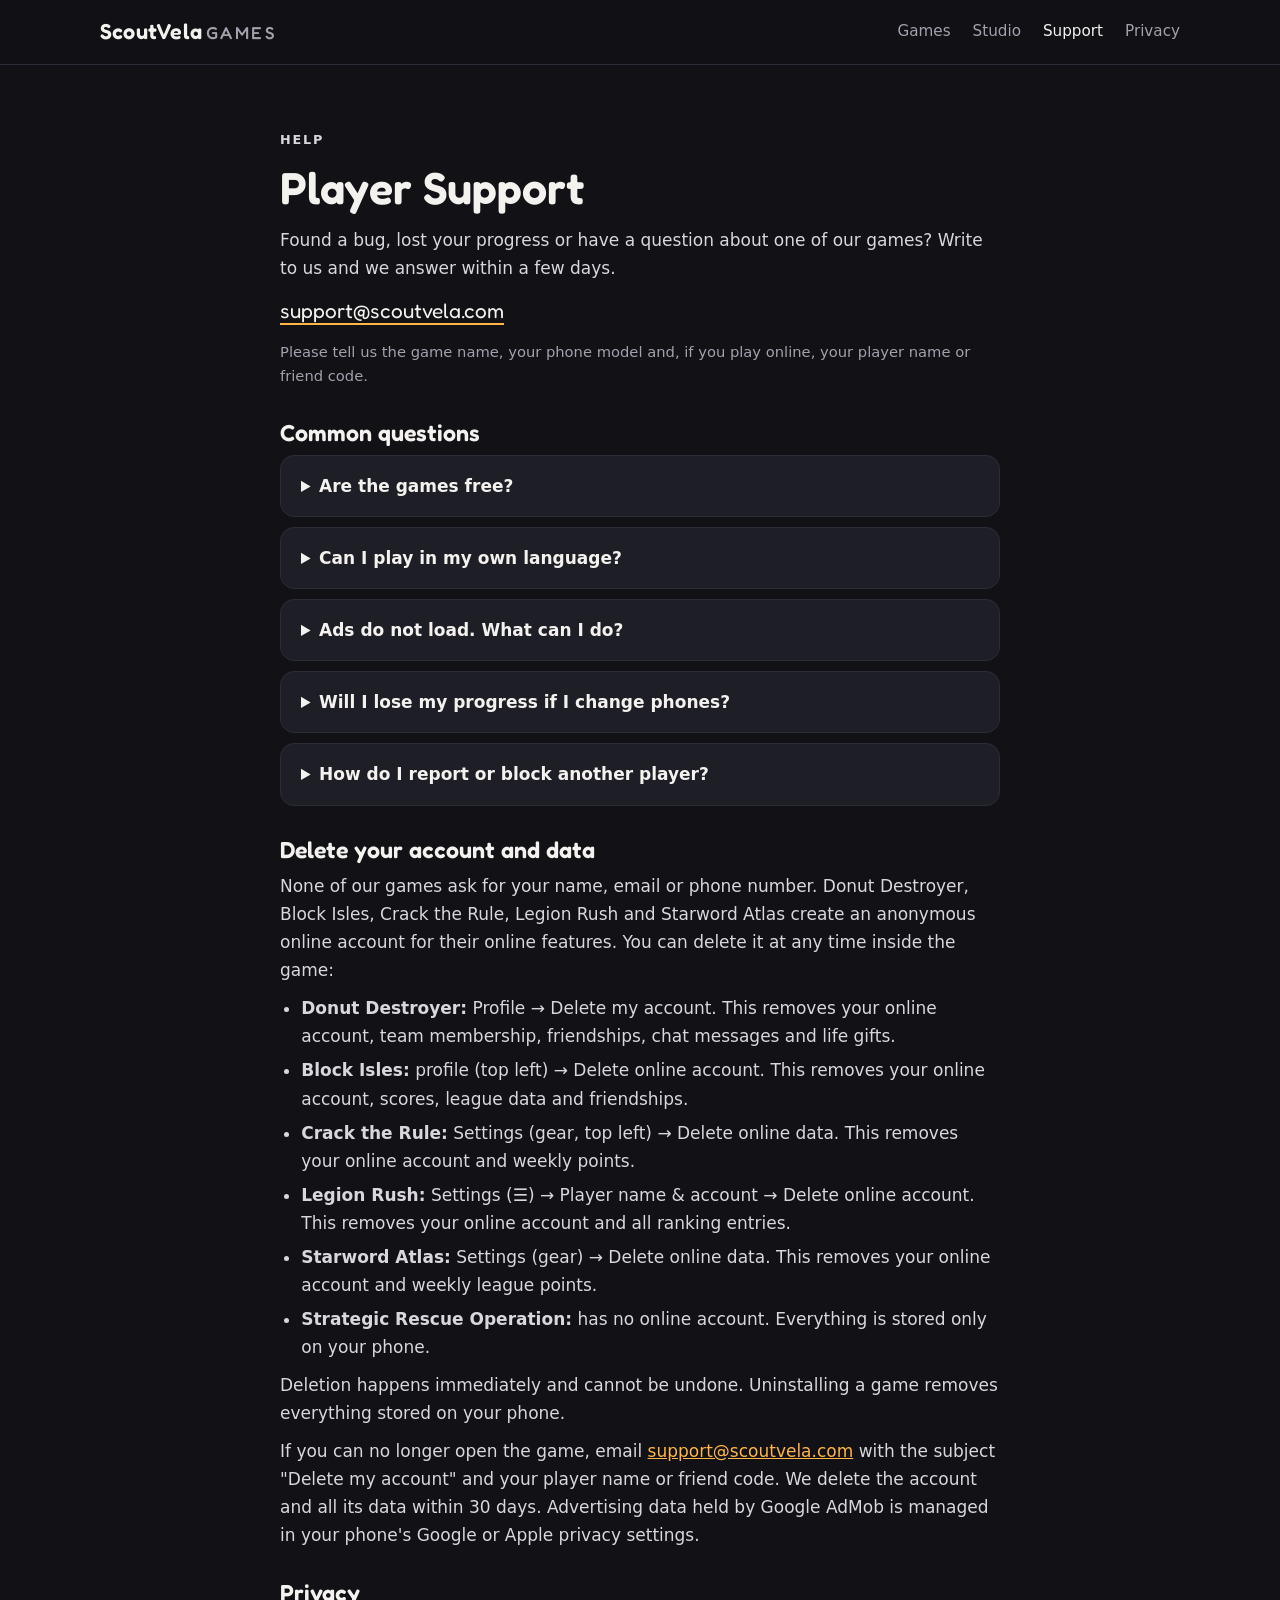
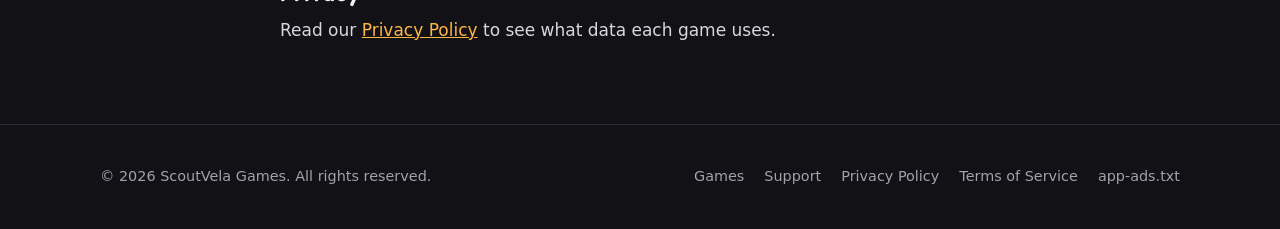
<file: support.html>
<!doctype html>
<html lang="en">
<head>
<meta charset="utf-8">
<meta name="viewport" content="width=device-width, initial-scale=1">
<title>Support · ScoutVela Games</title>
<meta name="description" content="Player support and account deletion for ScoutVela Games.">
<meta property="og:title" content="ScoutVela Games">
<meta property="og:description" content="Free mobile games for Android and iPhone.">
<meta property="og:image" content="assets/img/scoutvela-logo.png">
<meta name="theme-color" content="#111116">
<link rel="icon" href="assets/img/favicon.png">
<link rel="apple-touch-icon" href="assets/img/apple-touch-icon.png">
<link rel="stylesheet" href="assets/style.css">
</head>
<body>

<header class="top">
  <div class="wrap">
    <a class="brand" href="./">ScoutVela<span>GAMES</span></a>
    <nav class="nav">
      <a href="./#games">Games</a>
      <a class="hide-sm" href="./#studio">Studio</a>
      <a href="support.html" aria-current="page">Support</a>
      <a href="privacy.html">Privacy</a>
    </nav>
  </div>
</header>

<main class="doc">
  <header style="display:flex;flex-direction:column;gap:12px">
    <p class="eyebrow">Help</p>
    <h1>Player Support</h1>
    <p>Found a bug, lost your progress or have a question about one of our games? Write to us and we answer within a few days.</p>
    <p><a class="mail" href="mailto:support@scoutvela.com">support@scoutvela.com</a></p>
    <p class="meta">Please tell us the game name, your phone model and, if you play online, your player name or friend code.</p>
  </header>

  <section id="faq">
    <h2>Common questions</h2>
    <details>
      <summary>Are the games free?</summary>
      <p>Yes. All our games are free to download and play. They show ads, and you can watch an optional rewarded ad for extra coins, lives or hints.</p>
    </details>
    <details>
      <summary>Can I play in my own language?</summary>
      <p>Crack the Rule, Legion Rush and Starword Atlas are available in 14 languages: English, Turkish, Spanish, Portuguese, German, French, Italian, Indonesian, Russian, Arabic, Chinese, Japanese, Korean and Hindi. They start in your phone's language, and you can change it in Settings.</p>
    </details>
    <details>
      <summary>Ads do not load. What can I do?</summary>
      <p>Check that your internet connection works and try again after a minute. Rewarded ads are sometimes not available; the game then lets you continue without them.</p>
    </details>
    <details>
      <summary>Will I lose my progress if I change phones?</summary>
      <p>Progress is saved on your phone. If you uninstall the game or change phones, local progress is not moved. Online scores and teams stay linked to your anonymous account until you delete it.</p>
    </details>
    <details>
      <summary>How do I report or block another player?</summary>
      <p>In Donut Destroyer, open the player's profile from team chat or friends and choose Report or Block. In Block Isles, Crack the Rule, Legion Rush and Starword Atlas, tap the player on any leaderboard or ranking.</p>
    </details>
  </section>

  <section id="delete-account">
    <h2>Delete your account and data</h2>
    <p>None of our games ask for your name, email or phone number. Donut Destroyer, Block Isles, Crack the Rule, Legion Rush and Starword Atlas create an anonymous online account for their online features. You can delete it at any time inside the game:</p>
    <ul>
      <li><strong>Donut Destroyer:</strong> Profile → Delete my account. This removes your online account, team membership, friendships, chat messages and life gifts.</li>
      <li><strong>Block Isles:</strong> profile (top left) → Delete online account. This removes your online account, scores, league data and friendships.</li>
      <li><strong>Crack the Rule:</strong> Settings (gear, top left) → Delete online data. This removes your online account and weekly points.</li>
      <li><strong>Legion Rush:</strong> Settings (☰) → Player name &amp; account → Delete online account. This removes your online account and all ranking entries.</li>
      <li><strong>Starword Atlas:</strong> Settings (gear) → Delete online data. This removes your online account and weekly league points.</li>
      <li><strong>Strategic Rescue Operation:</strong> has no online account. Everything is stored only on your phone.</li>
    </ul>
    <p>Deletion happens immediately and cannot be undone. Uninstalling a game removes everything stored on your phone.</p>
    <p>If you can no longer open the game, email <a href="mailto:support@scoutvela.com?subject=Delete%20my%20account">support@scoutvela.com</a> with the subject "Delete my account" and your player name or friend code. We delete the account and all its data within 30 days. Advertising data held by Google AdMob is managed in your phone's Google or Apple privacy settings.</p>
  </section>

  <section>
    <h2>Privacy</h2>
    <p>Read our <a href="privacy.html">Privacy Policy</a> to see what data each game uses.</p>
  </section>
</main>

<footer>
  <div class="wrap">
    <p>© 2026 ScoutVela Games. All rights reserved.</p>
    <nav>
      <a href="./#games">Games</a>
      <a href="support.html">Support</a>
      <a href="privacy.html">Privacy Policy</a>
      <a href="terms.html">Terms of Service</a>
      <a href="app-ads.txt">app-ads.txt</a>
    </nav>
  </div>
</footer>

</body>
</html>
</file>
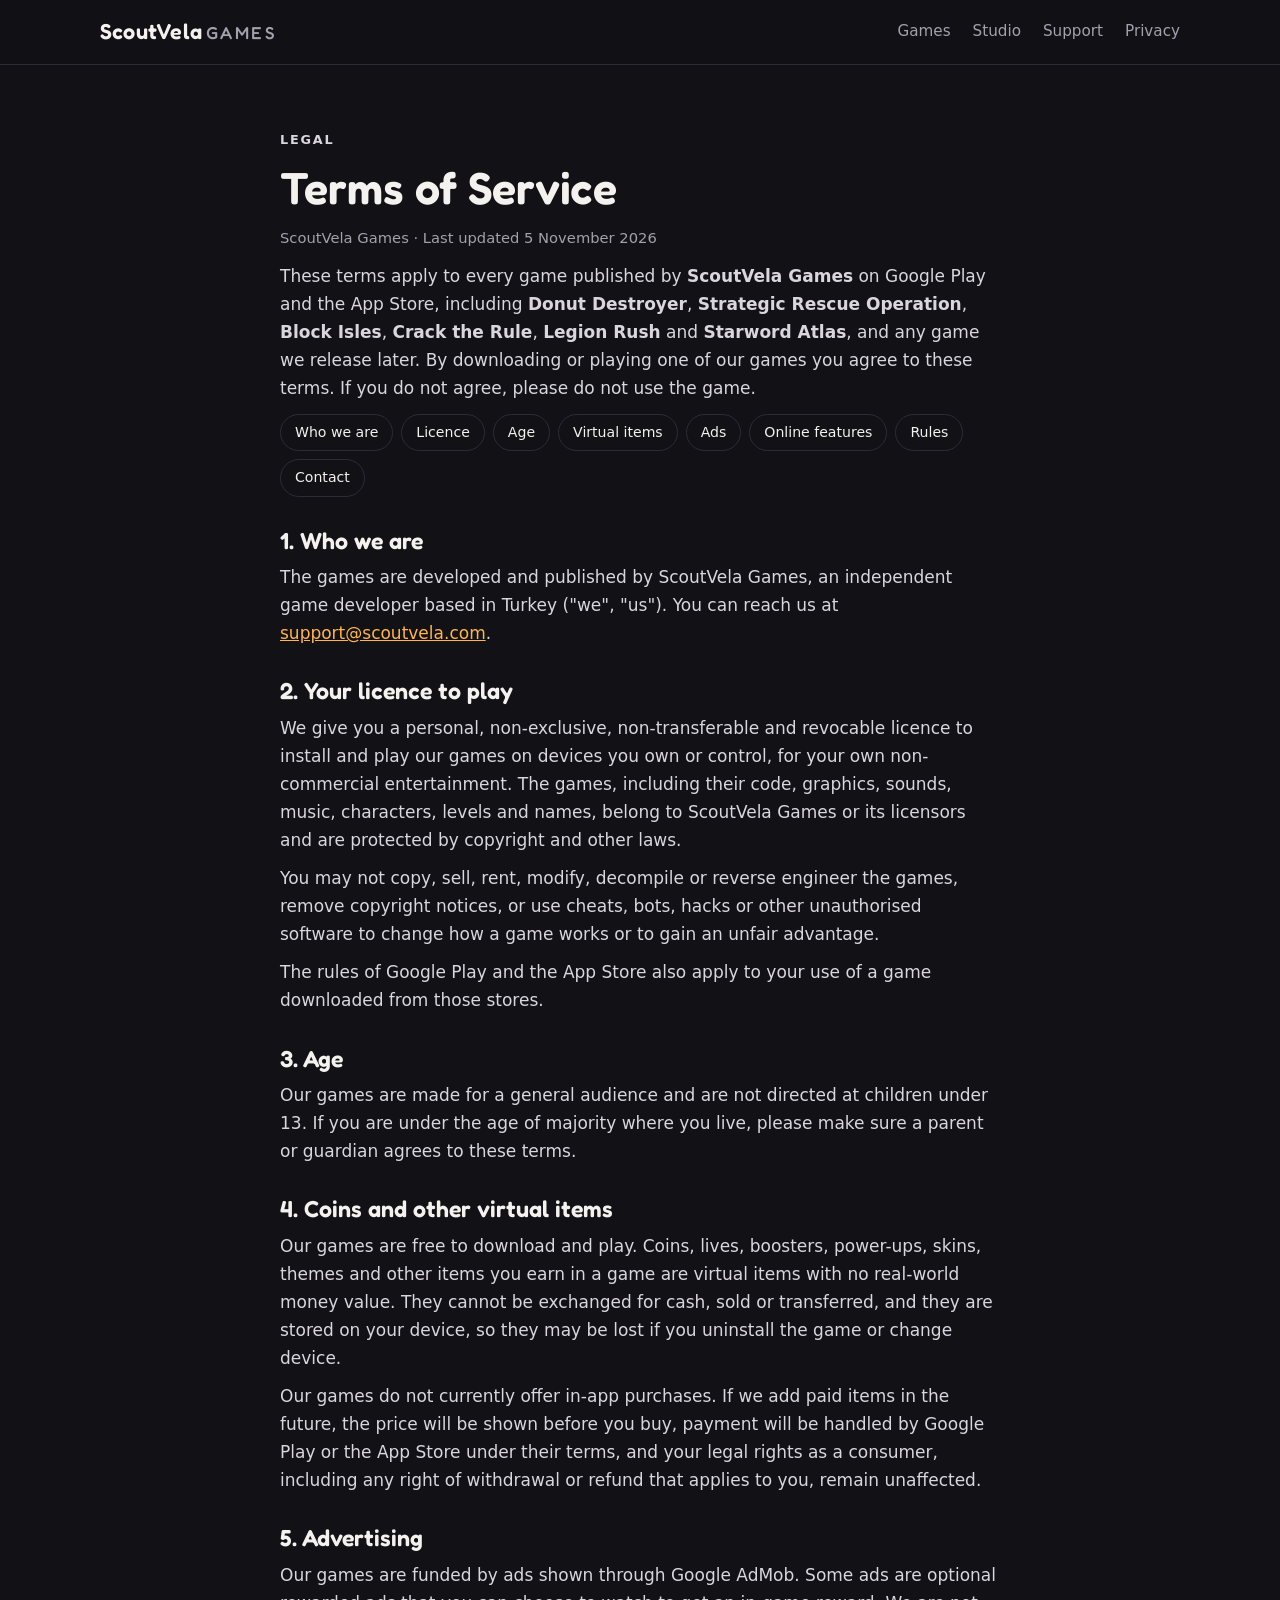
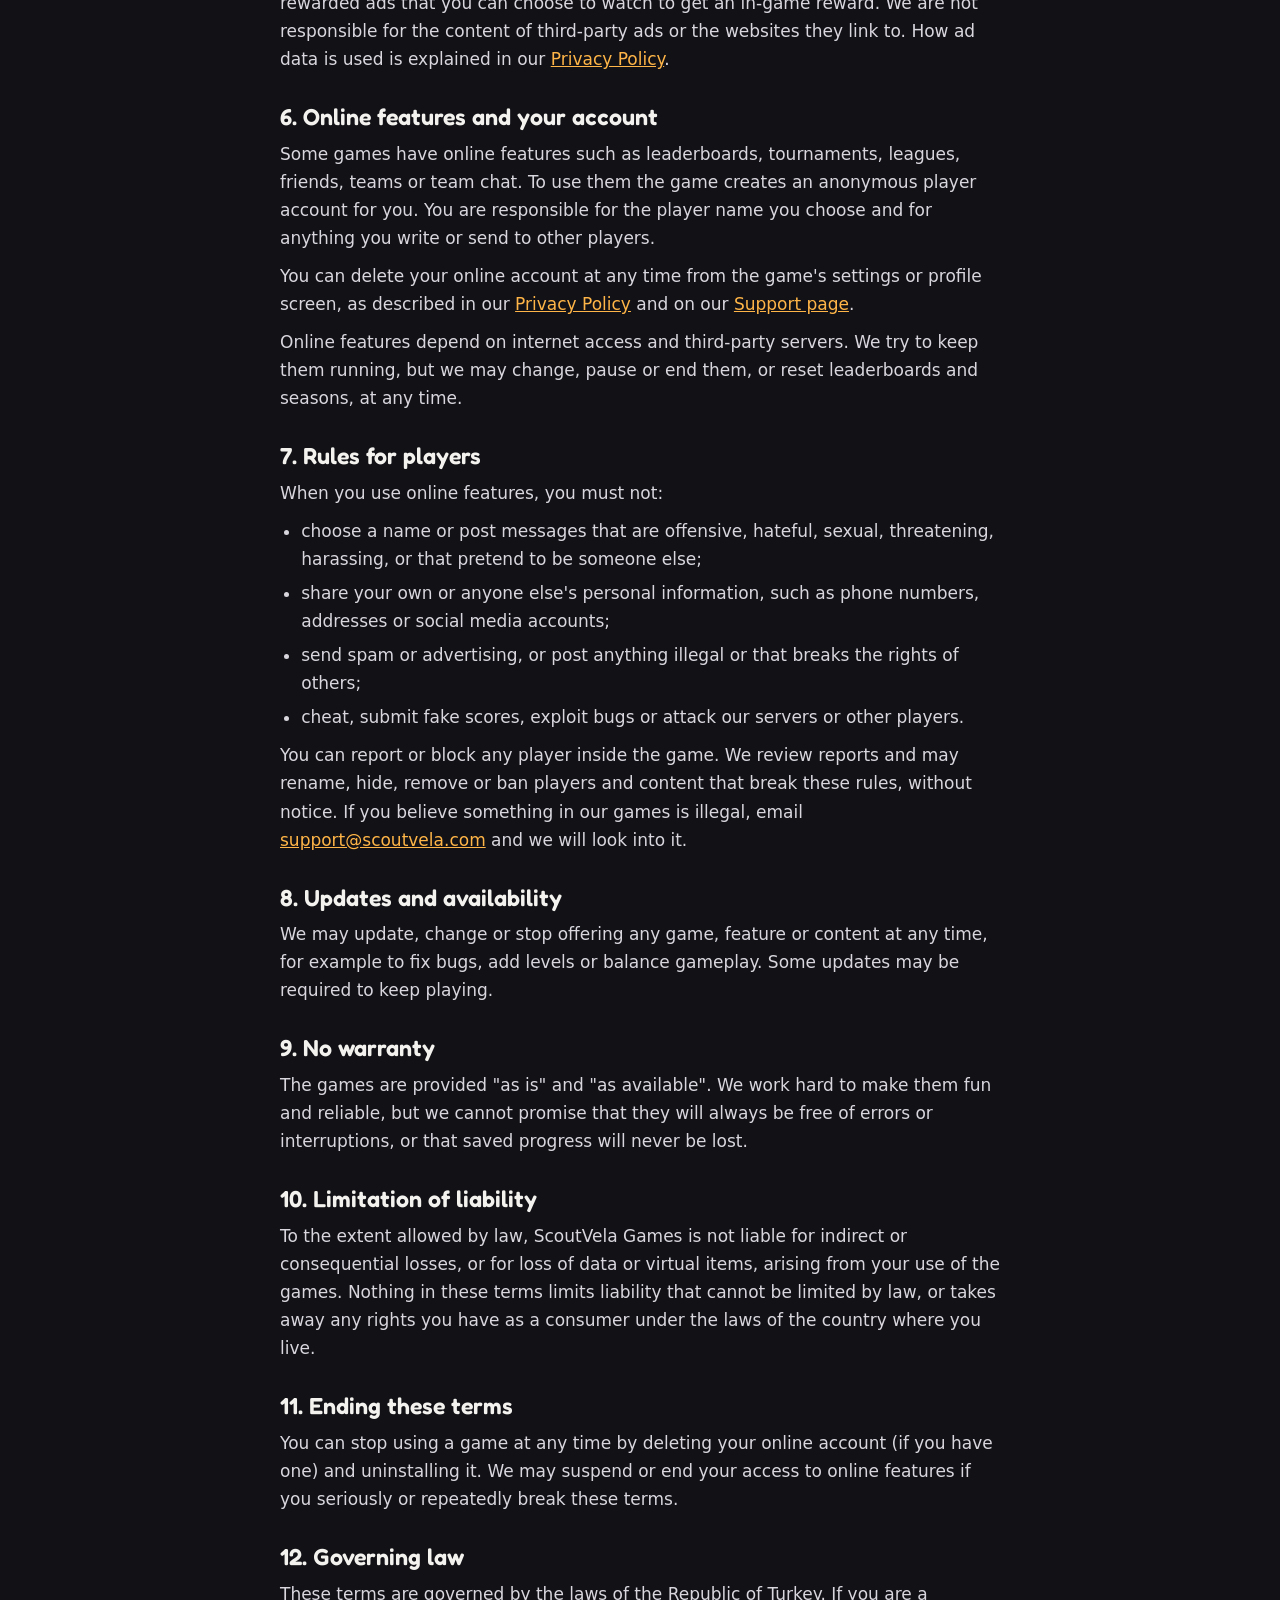
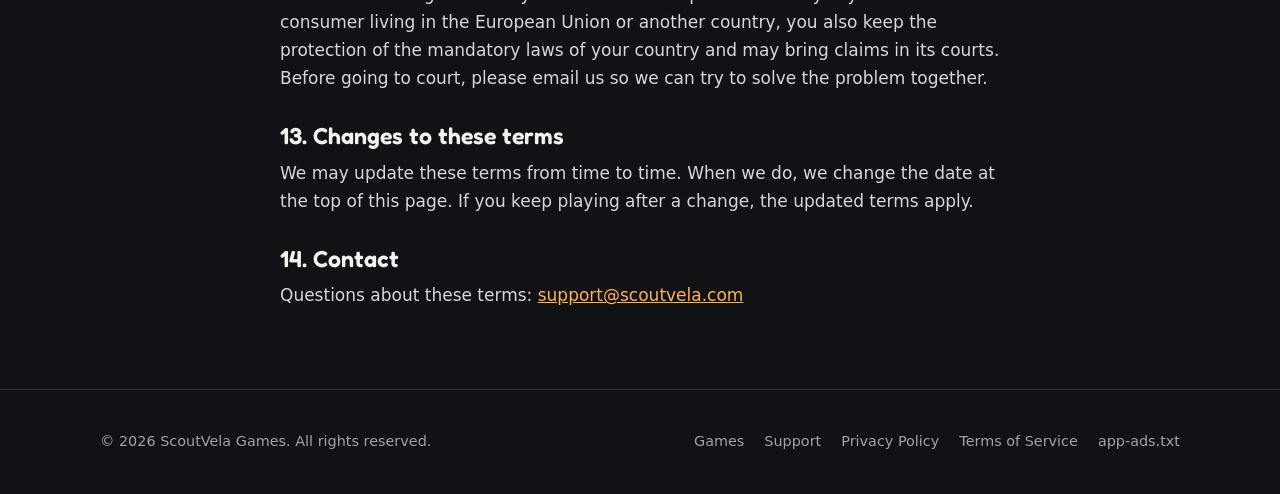
<file: terms.html>
<!doctype html>
<html lang="en">
<head>
<meta charset="utf-8">
<meta name="viewport" content="width=device-width, initial-scale=1">
<title>Terms of Service · ScoutVela Games</title>
<meta name="description" content="Terms of Service for all games by ScoutVela Games.">
<meta property="og:title" content="ScoutVela Games">
<meta property="og:description" content="Free mobile games for Android and iPhone.">
<meta property="og:image" content="assets/img/scoutvela-logo.png">
<meta name="theme-color" content="#111116">
<link rel="icon" href="assets/img/favicon.png">
<link rel="apple-touch-icon" href="assets/img/apple-touch-icon.png">
<link rel="stylesheet" href="assets/style.css">
</head>
<body>

<header class="top">
  <div class="wrap">
    <a class="brand" href="./">ScoutVela<span>GAMES</span></a>
    <nav class="nav">
      <a href="./#games">Games</a>
      <a class="hide-sm" href="./#studio">Studio</a>
      <a href="support.html">Support</a>
      <a href="privacy.html">Privacy</a>
    </nav>
  </div>
</header>

<main class="doc">
  <header style="display:flex;flex-direction:column;gap:12px">
    <p class="eyebrow">Legal</p>
    <h1>Terms of Service</h1>
    <p class="meta">ScoutVela Games · Last updated 5 November 2026</p>
    <p>These terms apply to every game published by <strong>ScoutVela Games</strong> on Google Play and the App Store, including <strong>Donut Destroyer</strong>, <strong>Strategic Rescue Operation</strong>, <strong>Block Isles</strong>, <strong>Crack the Rule</strong>, <strong>Legion Rush</strong> and <strong>Starword Atlas</strong>, and any game we release later. By downloading or playing one of our games you agree to these terms. If you do not agree, please do not use the game.</p>
    <nav class="toc" aria-label="Jump to">
      <a href="#provider">Who we are</a>
      <a href="#licence">Licence</a>
      <a href="#age">Age</a>
      <a href="#virtual">Virtual items</a>
      <a href="#ads">Ads</a>
      <a href="#online">Online features</a>
      <a href="#conduct">Rules</a>
      <a href="#contact">Contact</a>
    </nav>
  </header>

  <section id="provider">
    <h2>1. Who we are</h2>
    <p>The games are developed and published by ScoutVela Games, an independent game developer based in Turkey ("we", "us"). You can reach us at <a href="mailto:support@scoutvela.com">support@scoutvela.com</a>.</p>
  </section>

  <section id="licence">
    <h2>2. Your licence to play</h2>
    <p>We give you a personal, non-exclusive, non-transferable and revocable licence to install and play our games on devices you own or control, for your own non-commercial entertainment. The games, including their code, graphics, sounds, music, characters, levels and names, belong to ScoutVela Games or its licensors and are protected by copyright and other laws.</p>
    <p>You may not copy, sell, rent, modify, decompile or reverse engineer the games, remove copyright notices, or use cheats, bots, hacks or other unauthorised software to change how a game works or to gain an unfair advantage.</p>
    <p>The rules of Google Play and the App Store also apply to your use of a game downloaded from those stores.</p>
  </section>

  <section id="age">
    <h2>3. Age</h2>
    <p>Our games are made for a general audience and are not directed at children under 13. If you are under the age of majority where you live, please make sure a parent or guardian agrees to these terms.</p>
  </section>

  <section id="virtual">
    <h2>4. Coins and other virtual items</h2>
    <p>Our games are free to download and play. Coins, lives, boosters, power-ups, skins, themes and other items you earn in a game are virtual items with no real-world money value. They cannot be exchanged for cash, sold or transferred, and they are stored on your device, so they may be lost if you uninstall the game or change device.</p>
    <p>Our games do not currently offer in-app purchases. If we add paid items in the future, the price will be shown before you buy, payment will be handled by Google Play or the App Store under their terms, and your legal rights as a consumer, including any right of withdrawal or refund that applies to you, remain unaffected.</p>
  </section>

  <section id="ads">
    <h2>5. Advertising</h2>
    <p>Our games are funded by ads shown through Google AdMob. Some ads are optional rewarded ads that you can choose to watch to get an in-game reward. We are not responsible for the content of third-party ads or the websites they link to. How ad data is used is explained in our <a href="privacy.html">Privacy Policy</a>.</p>
  </section>

  <section id="online">
    <h2>6. Online features and your account</h2>
    <p>Some games have online features such as leaderboards, tournaments, leagues, friends, teams or team chat. To use them the game creates an anonymous player account for you. You are responsible for the player name you choose and for anything you write or send to other players.</p>
    <p>You can delete your online account at any time from the game's settings or profile screen, as described in our <a href="privacy.html">Privacy Policy</a> and on our <a href="support.html#delete-account">Support page</a>.</p>
    <p>Online features depend on internet access and third-party servers. We try to keep them running, but we may change, pause or end them, or reset leaderboards and seasons, at any time.</p>
  </section>

  <section id="conduct">
    <h2>7. Rules for players</h2>
    <p>When you use online features, you must not:</p>
    <ul>
      <li>choose a name or post messages that are offensive, hateful, sexual, threatening, harassing, or that pretend to be someone else;</li>
      <li>share your own or anyone else's personal information, such as phone numbers, addresses or social media accounts;</li>
      <li>send spam or advertising, or post anything illegal or that breaks the rights of others;</li>
      <li>cheat, submit fake scores, exploit bugs or attack our servers or other players.</li>
    </ul>
    <p>You can report or block any player inside the game. We review reports and may rename, hide, remove or ban players and content that break these rules, without notice. If you believe something in our games is illegal, email <a href="mailto:support@scoutvela.com">support@scoutvela.com</a> and we will look into it.</p>
  </section>

  <section id="changes-game">
    <h2>8. Updates and availability</h2>
    <p>We may update, change or stop offering any game, feature or content at any time, for example to fix bugs, add levels or balance gameplay. Some updates may be required to keep playing.</p>
  </section>

  <section id="warranty">
    <h2>9. No warranty</h2>
    <p>The games are provided "as is" and "as available". We work hard to make them fun and reliable, but we cannot promise that they will always be free of errors or interruptions, or that saved progress will never be lost.</p>
  </section>

  <section id="liability">
    <h2>10. Limitation of liability</h2>
    <p>To the extent allowed by law, ScoutVela Games is not liable for indirect or consequential losses, or for loss of data or virtual items, arising from your use of the games. Nothing in these terms limits liability that cannot be limited by law, or takes away any rights you have as a consumer under the laws of the country where you live.</p>
  </section>

  <section id="termination">
    <h2>11. Ending these terms</h2>
    <p>You can stop using a game at any time by deleting your online account (if you have one) and uninstalling it. We may suspend or end your access to online features if you seriously or repeatedly break these terms.</p>
  </section>

  <section id="law">
    <h2>12. Governing law</h2>
    <p>These terms are governed by the laws of the Republic of Turkey. If you are a consumer living in the European Union or another country, you also keep the protection of the mandatory laws of your country and may bring claims in its courts. Before going to court, please email us so we can try to solve the problem together.</p>
  </section>

  <section id="changes">
    <h2>13. Changes to these terms</h2>
    <p>We may update these terms from time to time. When we do, we change the date at the top of this page. If you keep playing after a change, the updated terms apply.</p>
  </section>

  <section id="contact">
    <h2>14. Contact</h2>
    <p>Questions about these terms: <a href="mailto:support@scoutvela.com">support@scoutvela.com</a></p>
  </section>
</main>

<footer>
  <div class="wrap">
    <p>© 2026 ScoutVela Games. All rights reserved.</p>
    <nav>
      <a href="./#games">Games</a>
      <a href="support.html">Support</a>
      <a href="privacy.html">Privacy Policy</a>
      <a href="terms.html">Terms of Service</a>
      <a href="app-ads.txt">app-ads.txt</a>
    </nav>
  </div>
</footer>

</body>
</html>
</file>
<file: assets/style.css>
/* ScoutVela Games: one shared stylesheet for every page */
@font-face {
  font-family: "Fredoka";
  src: url("font/Fredoka.ttf") format("truetype");
  font-weight: 300 700;
  font-display: swap;
}

:root {
  --bg: #111116;
  --bg-2: #18181f;
  --card: #1e1e27;
  --line: #2c2c38;
  --fg: #f4f2ee;
  --muted: #a3a1ad;
  --accent: #ffb547;
  --donut: #ff7fb0;
  --rescue: #ffc04d;
  --isles: #5fb8ff;
  --display: "Fredoka", "Trebuchet MS", system-ui, sans-serif;
  --body: system-ui, -apple-system, "Segoe UI", Roboto, sans-serif;
  color-scheme: dark;
}

* { box-sizing: border-box; }
html { scroll-behavior: smooth; }
body {
  margin: 0;
  background: var(--bg);
  color: var(--fg);
  font: 17px/1.65 var(--body);
  -webkit-font-smoothing: antialiased;
}
img { max-width: 100%; display: block; }
a { color: var(--accent); }
a:focus-visible, button:focus-visible { outline: 2px solid var(--accent); outline-offset: 3px; border-radius: 6px; }
h1, h2, h3 { font-family: var(--display); font-weight: 600; line-height: 1.15; margin: 0; text-wrap: balance; }
p { margin: 0; }

.wrap { max-width: 1120px; margin: 0 auto; padding: 0 20px; }

/* Header */
.top {
  position: sticky; top: 0; z-index: 10;
  background: rgba(17, 17, 22, .86);
  backdrop-filter: blur(10px);
  border-bottom: 1px solid var(--line);
}
.top .wrap { display: flex; align-items: center; justify-content: space-between; height: 64px; gap: 16px; }
.brand { font-family: var(--display); font-size: 1.35rem; font-weight: 600; color: var(--fg); text-decoration: none; letter-spacing: .01em; white-space: nowrap; }
.brand span { color: var(--muted); font-weight: 500; font-size: .8em; letter-spacing: .14em; margin-left: 4px; }
.nav { display: flex; gap: 22px; }
.nav a { color: var(--muted); text-decoration: none; font-size: .95rem; }
.nav a:hover, .nav a[aria-current="page"] { color: var(--fg); }

/* Hero */
.hero { padding: 96px 0 72px; position: relative; overflow: hidden; }
.hero::before {
  content: ""; position: absolute; inset: -40% -10% auto auto; width: 720px; height: 720px;
  background: radial-gradient(closest-side, rgba(255, 181, 71, .16), transparent);
  pointer-events: none;
}
.eyebrow { color: var(--accent); font-weight: 600; letter-spacing: .14em; text-transform: uppercase; font-size: .8rem; }
.hero h1 { font-size: clamp(2.4rem, 6vw, 4.2rem); margin: 14px 0 18px; max-width: 14ch; }
.hero p.lead { color: var(--muted); font-size: 1.15rem; max-width: 56ch; }
.hero .cta { display: flex; flex-wrap: wrap; gap: 12px; margin-top: 30px; }
.btn {
  display: inline-flex; align-items: center; gap: 8px;
  padding: 12px 22px; border-radius: 999px; font-weight: 600; text-decoration: none;
  border: 1px solid var(--line); color: var(--fg); background: var(--card);
}
.btn.primary { background: var(--accent); color: #1a1206; border-color: transparent; }
.btn:hover { filter: brightness(1.08); }

.stats { display: flex; flex-wrap: wrap; gap: 36px; margin-top: 56px; }
.stats div { display: flex; flex-direction: column; }
.stats b { font-family: var(--display); font-size: 1.9rem; font-weight: 600; }
.stats span { color: var(--muted); font-size: .9rem; }

/* Sections */
section { padding: 72px 0; }
section.alt { background: var(--bg-2); border-block: 1px solid var(--line); }
.section-head { display: flex; flex-direction: column; gap: 10px; margin-bottom: 40px; }
.section-head h2 { font-size: clamp(1.8rem, 4vw, 2.5rem); }
.section-head p { color: var(--muted); max-width: 60ch; }

/* Game cards */
.games { display: flex; flex-direction: column; gap: 28px; }
.game {
  display: grid; grid-template-columns: minmax(0, 1fr) minmax(0, 1.15fr); gap: 36px; align-items: center;
  background: var(--card); border: 1px solid var(--line); border-radius: 24px; padding: 32px;
}
.game.donut { --c: var(--donut); }
.game.rescue { --c: var(--rescue); }
.game.isles { --c: var(--isles); }
.game-info { display: flex; flex-direction: column; gap: 14px; }
.game-title { display: flex; align-items: center; gap: 16px; }
.game-title img { width: 72px; height: 72px; border-radius: 18px; flex: none; }
.game-title h3 { font-size: 1.6rem; }
.genre { color: var(--c); font-size: .85rem; font-weight: 600; letter-spacing: .06em; text-transform: uppercase; }
.game-info p { color: var(--muted); }
.tags { display: flex; flex-wrap: wrap; gap: 8px; padding: 0; margin: 0; list-style: none; }
.tags li { font-size: .82rem; padding: 4px 12px; border-radius: 999px; border: 1px solid var(--line); color: var(--fg); }
.stores { display: flex; flex-wrap: wrap; gap: 10px; margin-top: 6px; }
.store {
  display: inline-flex; align-items: center; gap: 10px; padding: 9px 16px; border-radius: 12px;
  background: #000; border: 1px solid #3a3a46; color: #fff; text-decoration: none; font-size: .9rem; line-height: 1.2;
}
.store small { display: block; color: #b7b5c0; font-size: .7rem; }
.store svg { width: 22px; height: 22px; flex: none; }
.store.soon { opacity: .55; pointer-events: none; }
.shots { display: grid; grid-template-columns: repeat(3, minmax(0, 1fr)); gap: 12px; }
.shots img { width: 100%; aspect-ratio: 9 / 16; object-fit: cover; object-position: top; border-radius: 14px; border: 1px solid var(--line); background: #000; }

/* About / values */
.values { display: grid; grid-template-columns: repeat(3, minmax(0, 1fr)); gap: 20px; }
.value { background: var(--card); border: 1px solid var(--line); border-radius: 18px; padding: 24px; display: flex; flex-direction: column; gap: 8px; }
.value h3 { font-size: 1.2rem; }
.value p { color: var(--muted); font-size: .95rem; }

/* Contact */
.contact { display: grid; grid-template-columns: repeat(2, minmax(0, 1fr)); gap: 20px; }
.mail { font-family: var(--display); font-size: 1.3rem; color: var(--fg); text-decoration: none; border-bottom: 2px solid var(--accent); overflow-wrap: anywhere; }

/* Long text pages */
.doc { max-width: 760px; margin: 0 auto; padding: 64px 20px 80px; display: flex; flex-direction: column; gap: 30px; }
.doc h1 { font-size: clamp(2rem, 5vw, 2.8rem); }
.doc h2 { font-size: 1.45rem; }
.doc h3 { font-size: 1.08rem; font-family: var(--body); font-weight: 700; }
.doc section { padding: 0; display: flex; flex-direction: column; gap: 10px; }
.doc ul, .doc ol { margin: 0; padding-left: 1.25em; display: flex; flex-direction: column; gap: 6px; }
.doc .meta { color: var(--muted); font-size: .92rem; }
.doc p, .doc li { color: #d9d6de; }
.doc .card { background: var(--card); border: 1px solid var(--line); border-left: 4px solid var(--c, var(--accent)); border-radius: 16px; padding: 22px; display: flex; flex-direction: column; gap: 10px; }
.doc .card.donut { --c: var(--donut); }
.doc .card.rescue { --c: var(--rescue); }
.doc .card.isles { --c: var(--isles); }
.doc .card h2 { color: var(--c); }
.ids { font-size: .85rem; color: var(--muted) !important; overflow-wrap: anywhere; }
.toc { display: flex; flex-wrap: wrap; gap: 8px; }
.toc a { font-size: .88rem; padding: 6px 14px; border-radius: 999px; border: 1px solid var(--line); color: var(--fg); text-decoration: none; }
details { background: var(--card); border: 1px solid var(--line); border-radius: 14px; padding: 16px 20px; }
details summary { cursor: pointer; font-weight: 600; }
details p { margin-top: 10px; }

/* Footer */
footer { border-top: 1px solid var(--line); padding: 40px 0; color: var(--muted); font-size: .9rem; }
footer .wrap { display: flex; flex-wrap: wrap; justify-content: space-between; gap: 20px; }
footer nav { display: flex; flex-wrap: wrap; gap: 20px; }
footer a { color: var(--muted); text-decoration: none; }
footer a:hover { color: var(--fg); }

@media (max-width: 860px) {
  .game { grid-template-columns: minmax(0, 1fr); padding: 22px; gap: 24px; }
  .values, .contact { grid-template-columns: minmax(0, 1fr); }
  .hero { padding: 64px 0 48px; }
  section { padding: 56px 0; }
}
@media (max-width: 560px) {
  .wrap { padding: 0 16px; }
  .nav { gap: 14px; }
  .nav a.hide-sm { display: none; }
  .brand span { display: none; }
  .shots { gap: 8px; }
  .shots img { border-radius: 10px; }
}

/* Hero icon collage */
.hero-grid { display: grid; grid-template-columns: minmax(0, 1.3fr) minmax(0, 1fr); gap: 40px; align-items: center; position: relative; }
.hero-art { position: relative; height: 380px; }
.hero-art img { position: absolute; width: 190px; height: 190px; border-radius: 44px; box-shadow: 0 24px 60px rgba(0, 0, 0, .55); }
.hero-art .a1 { top: 0; left: 18%; transform: rotate(-8deg); }
.hero-art .a2 { top: 120px; left: 52%; transform: rotate(7deg); }
.hero-art .a3 { top: 200px; left: 6%; transform: rotate(4deg); }
@media (max-width: 860px) {
  .hero-grid { grid-template-columns: minmax(0, 1fr); }
  .hero-art { display: none; }
}
.game.crack { --c: #b7a4ff; }
.game.legion { --c: #a6d36f; }
.game.star { --c: #9fb4ff; }
.doc .card.crack { --c: #b7a4ff; }
.doc .card.legion { --c: #a6d36f; }
.doc .card.star { --c: #9fb4ff; }
</file>
